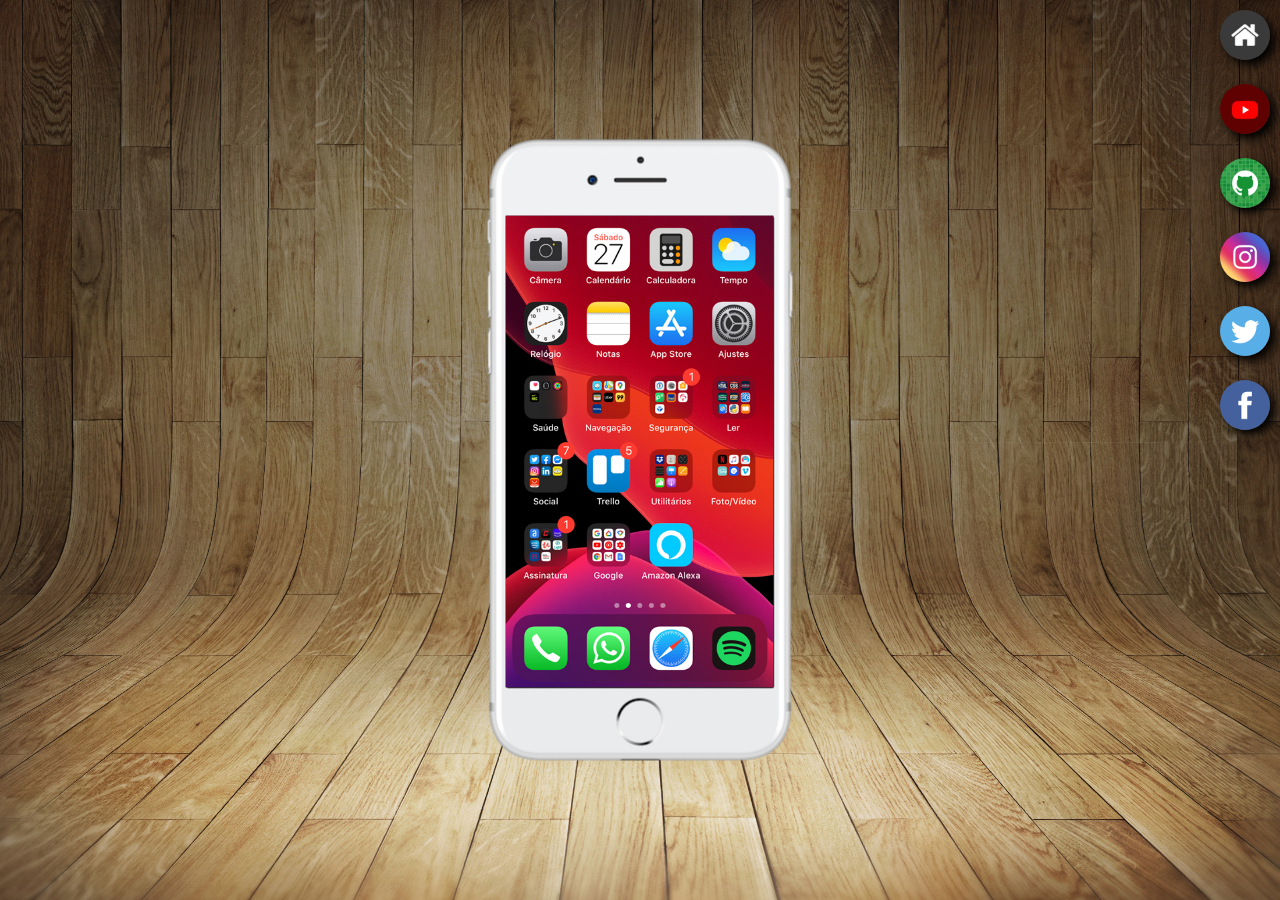
<file: index.html>
<!DOCTYPE html>
<html lang="pt-br">
<head>
    <meta charset="UTF-8">
    <meta name="viewport" content="width=device-width, initial-scale=1.0">
    <title>Projeto Redes Sociais</title>
    <link rel="shortcut icon" href="favicon.ico" type="image/x-icon">
    <link rel="stylesheet" href="estilos/style.css">
</head>
<body>
    <main>
        <section id="telefone">
            <iframe src="home.html" name="tela" id="tela" frameborder="0">
                Seu navegador Não e compativel com "Iframe".
            </iframe>
        </section>
        <section id="redes-sociais">
            <a href="home.html" target="tela"><img src="imagens/logo-home.jpg" alt="Home"></a><br>
            <a href="youtube.html" target="tela"><img src="imagens/logo-youtube.jpg" alt="Youtube"></a><br>
            <a href="github.html" target="tela"><img src="imagens/logo-github.jpg" alt="Github"></a><br>
            <a href="instagram.html" target="tela"><img src="imagens/logo-instagram.jpg" alt=""></a><br>
            <a href="twitter.html" target="tela"><img src="imagens/logo-twitter.jpg" alt=""></a><br>
            <a href="facebook.html" target="tela"><img src="imagens/logo-facebook.jpg" alt=""></a><br>
        </section>
    </main>
</body>
</html>
</file>
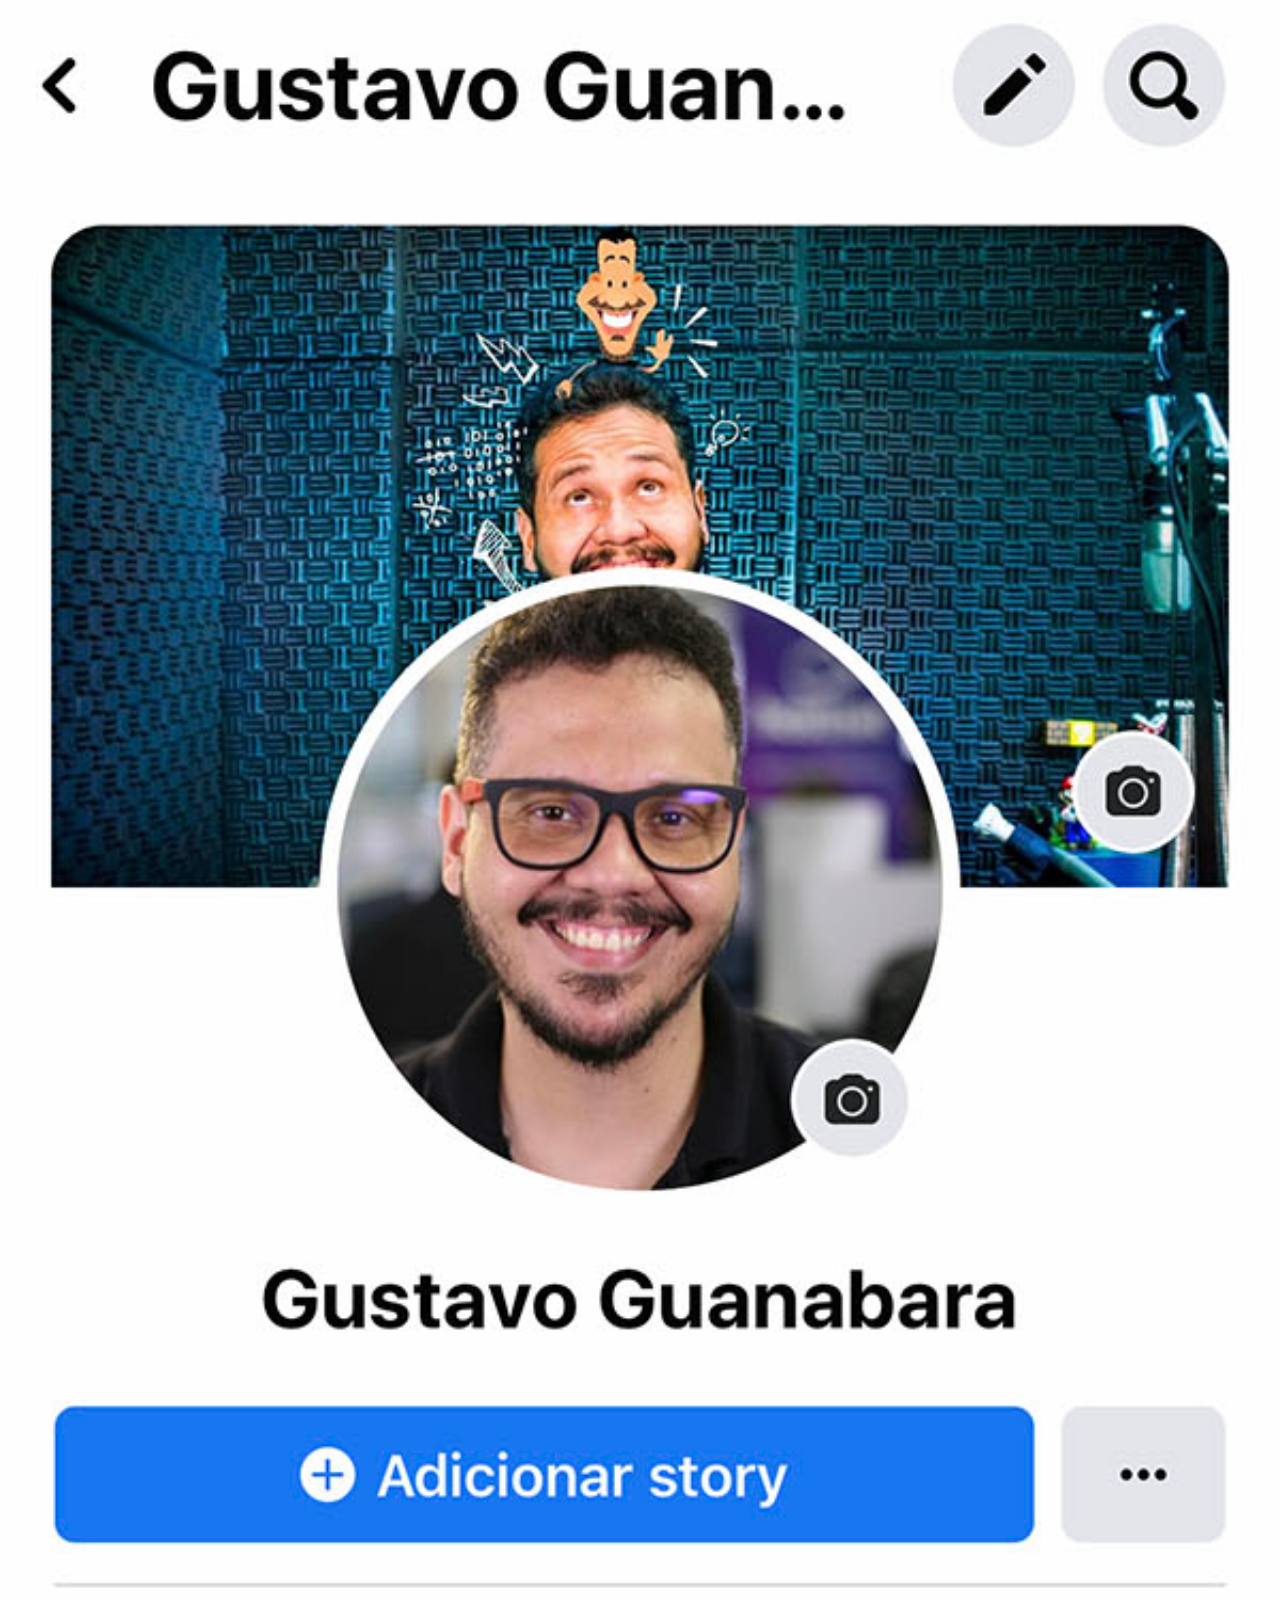
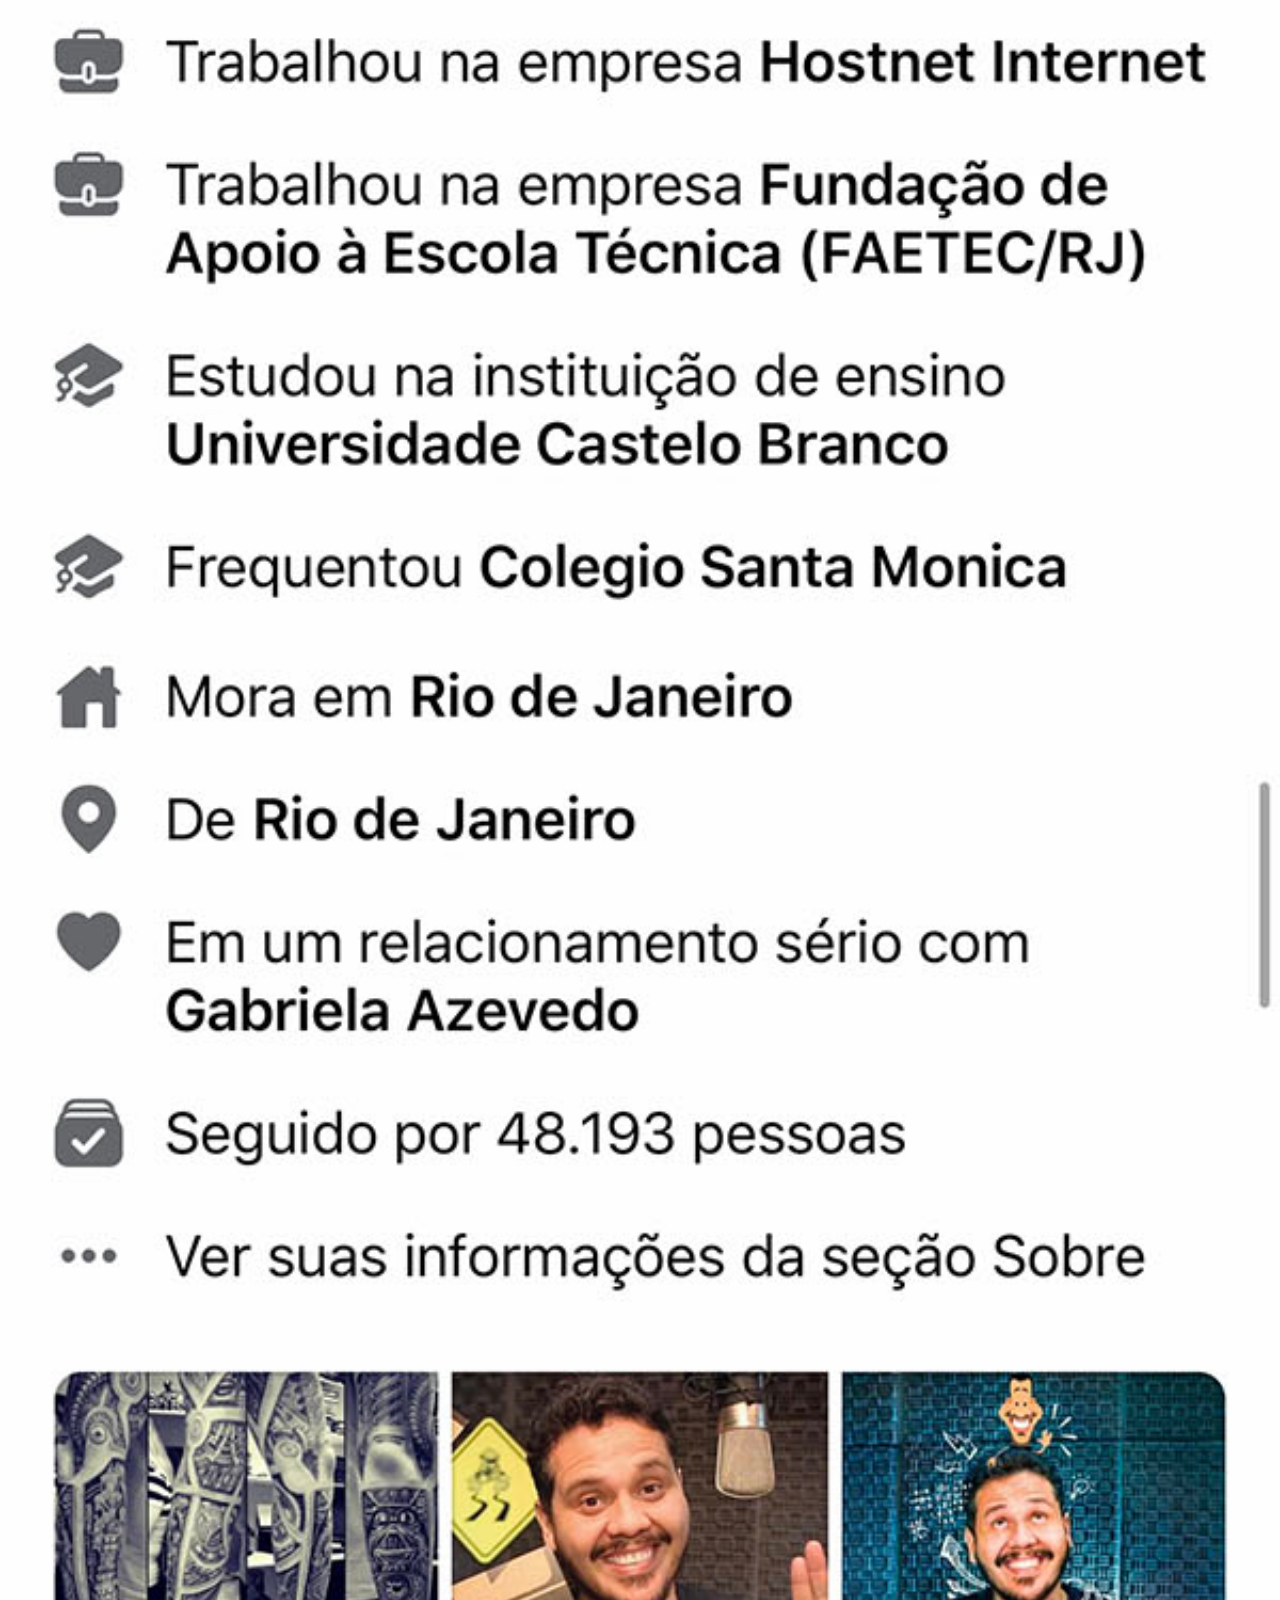
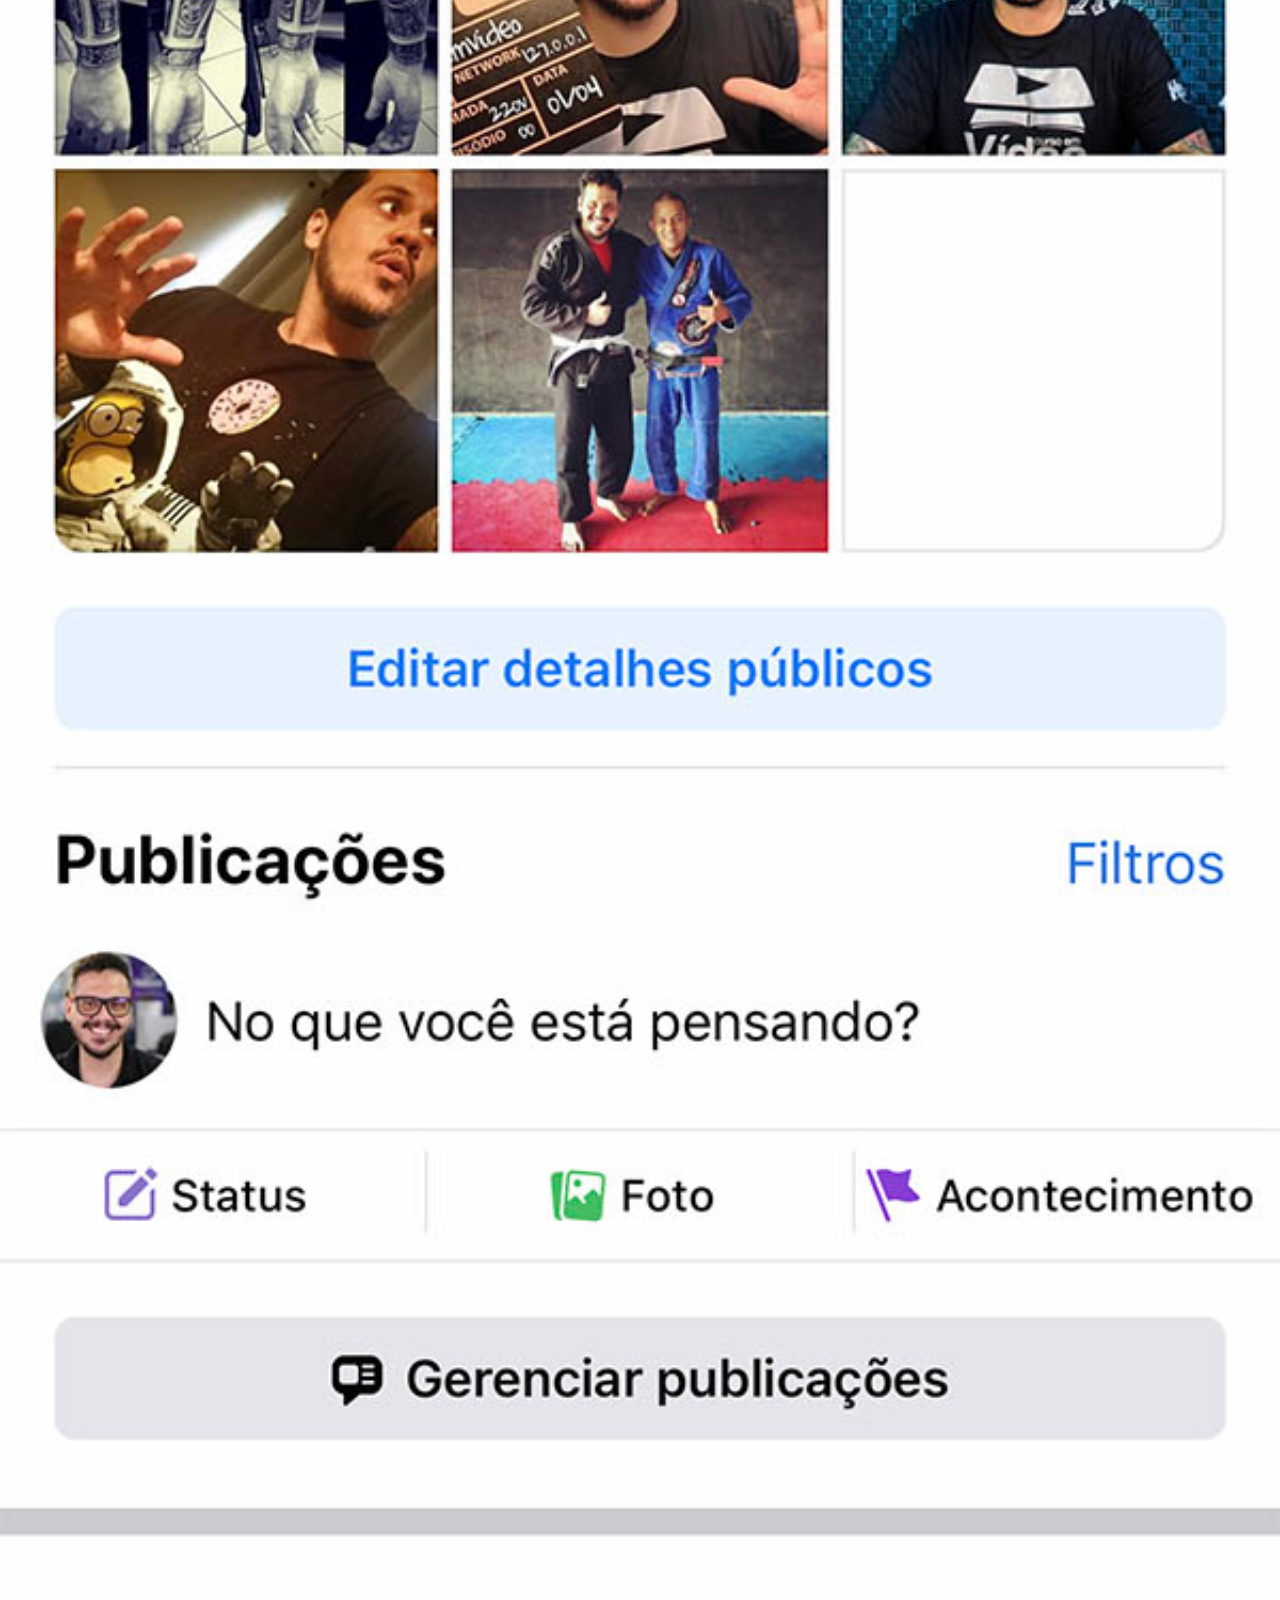
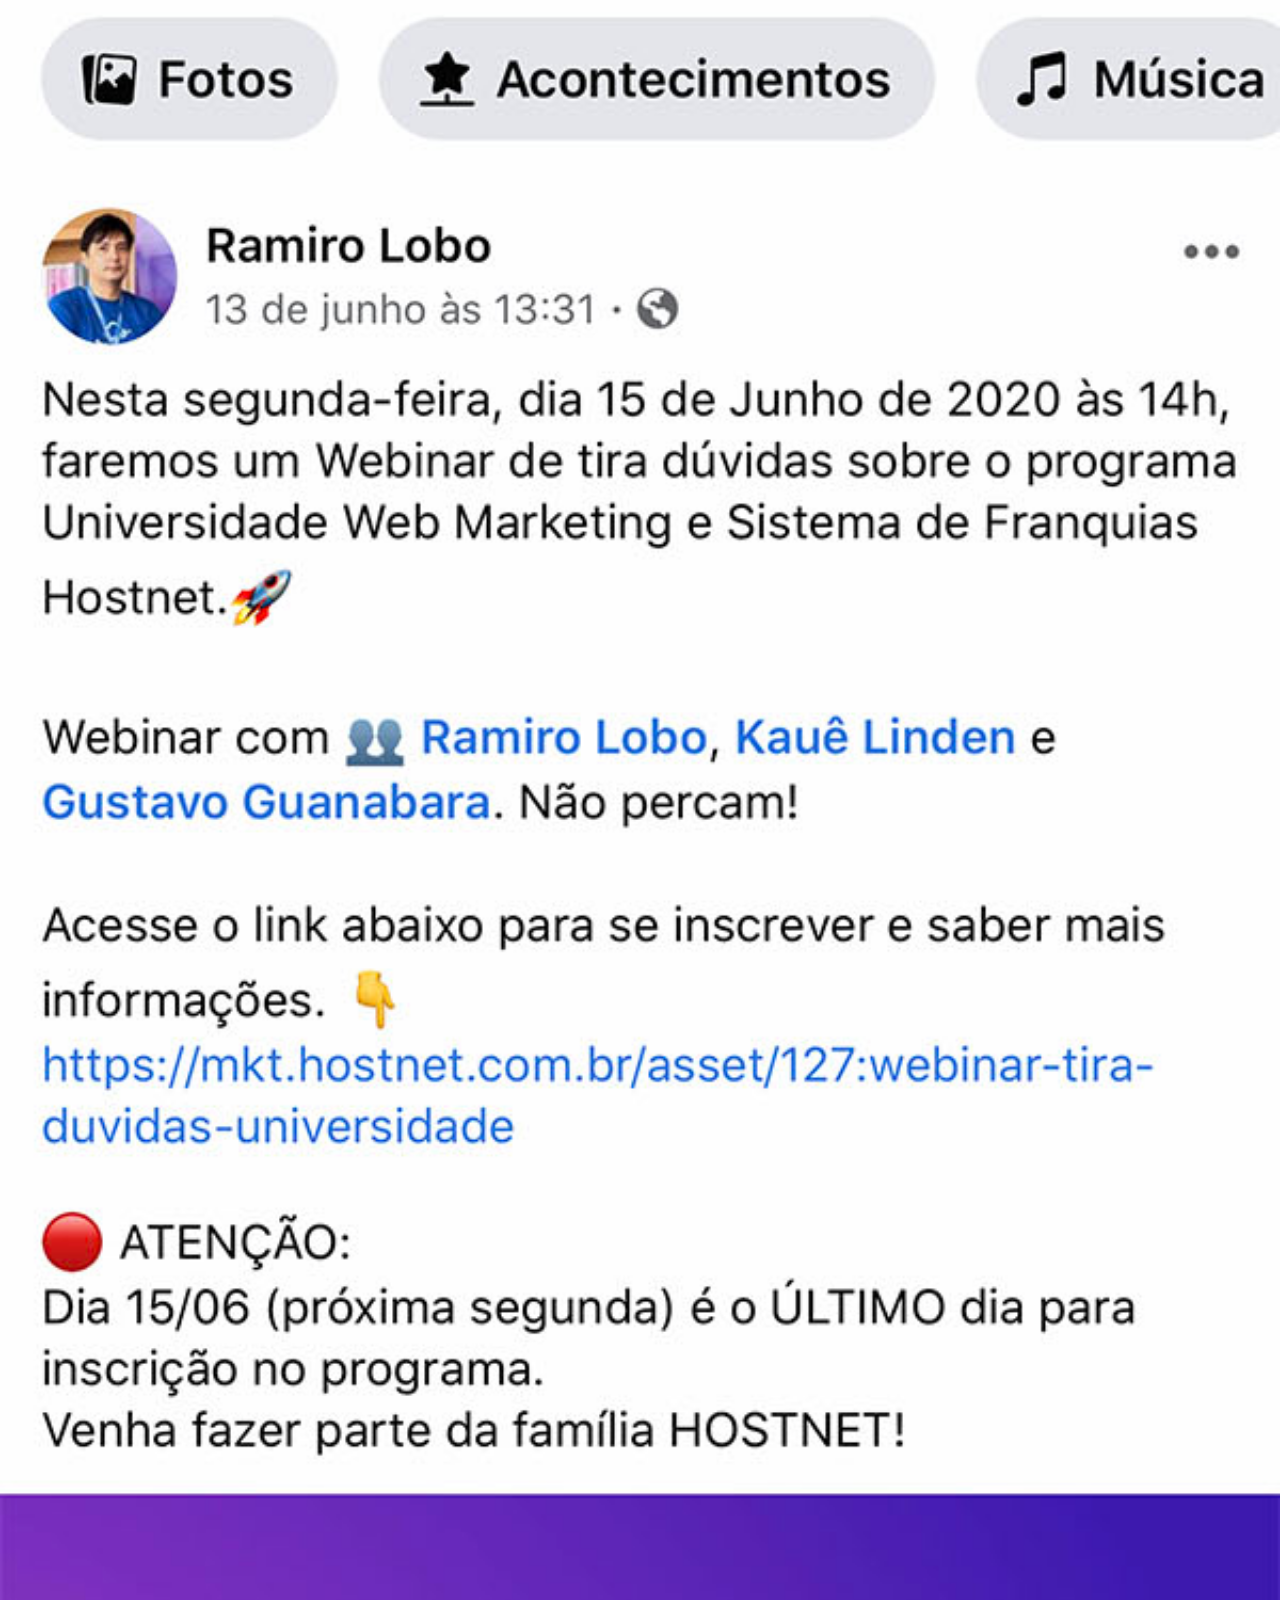
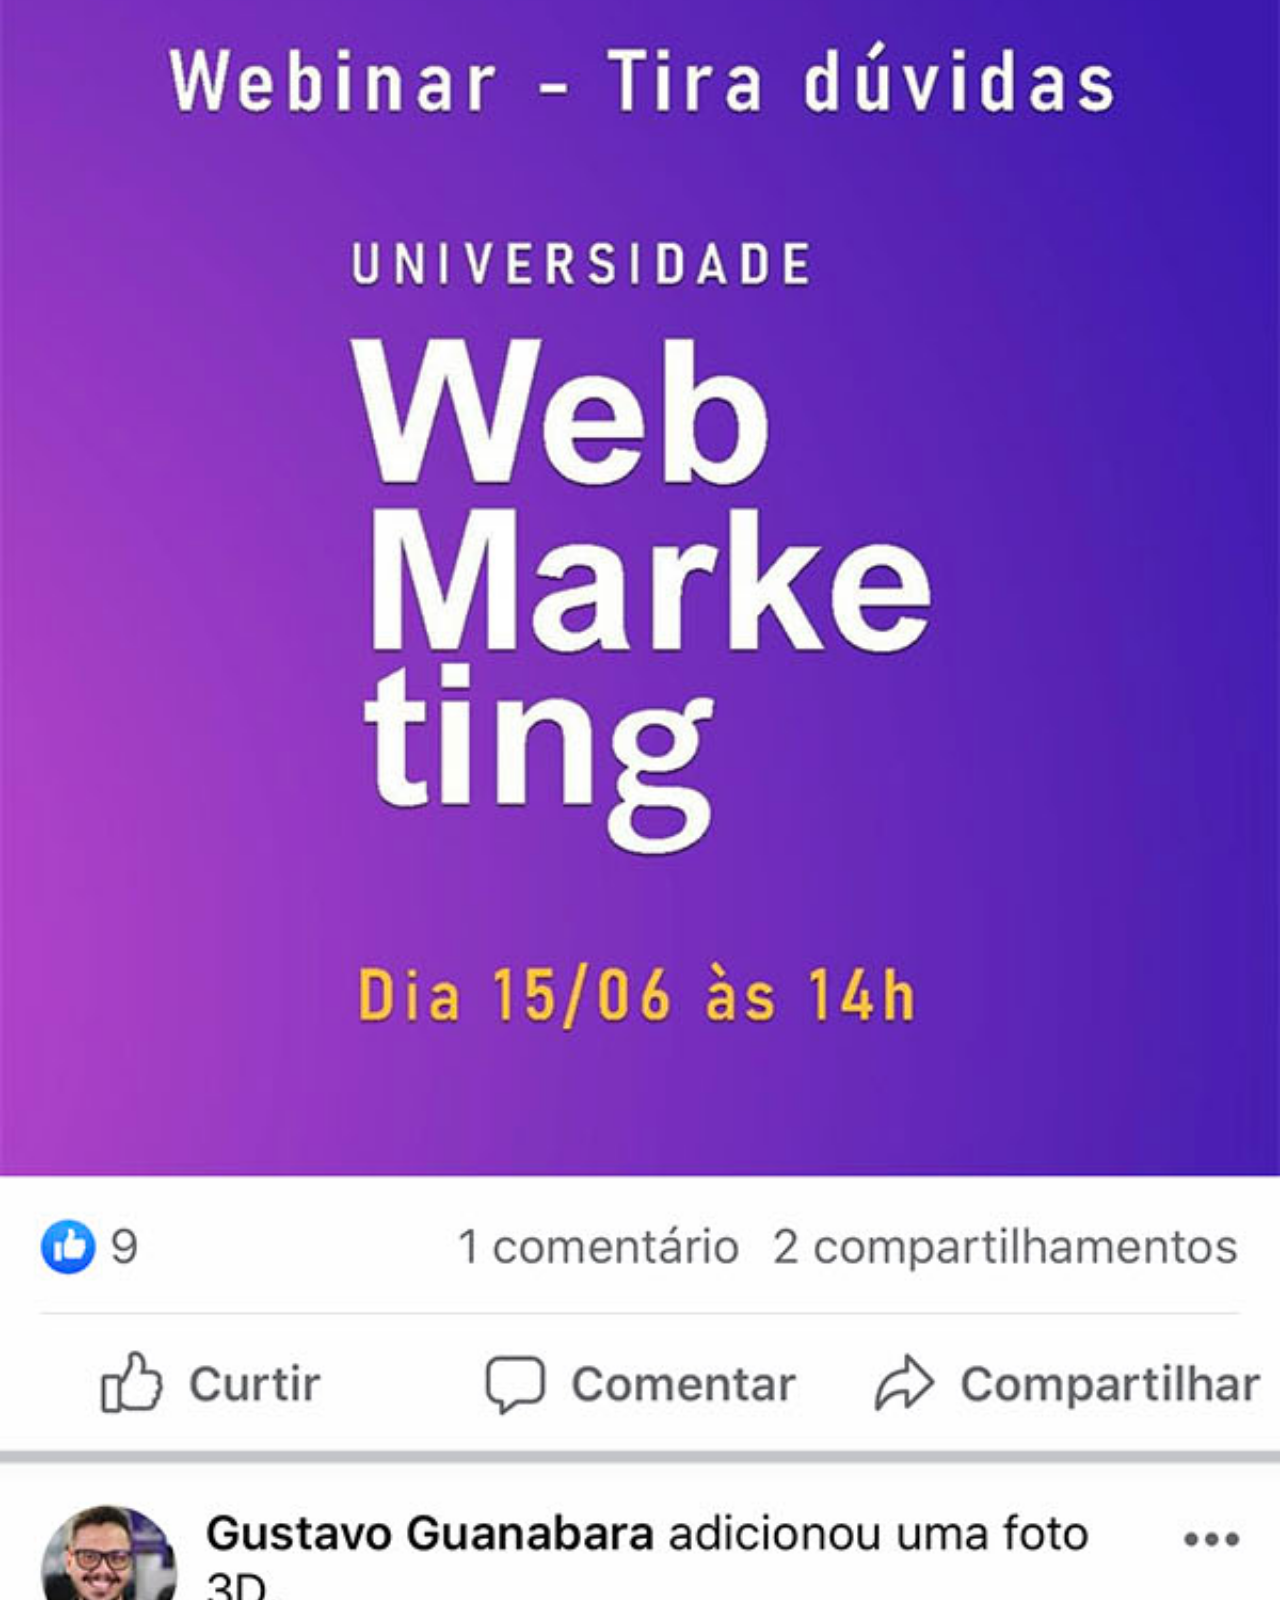
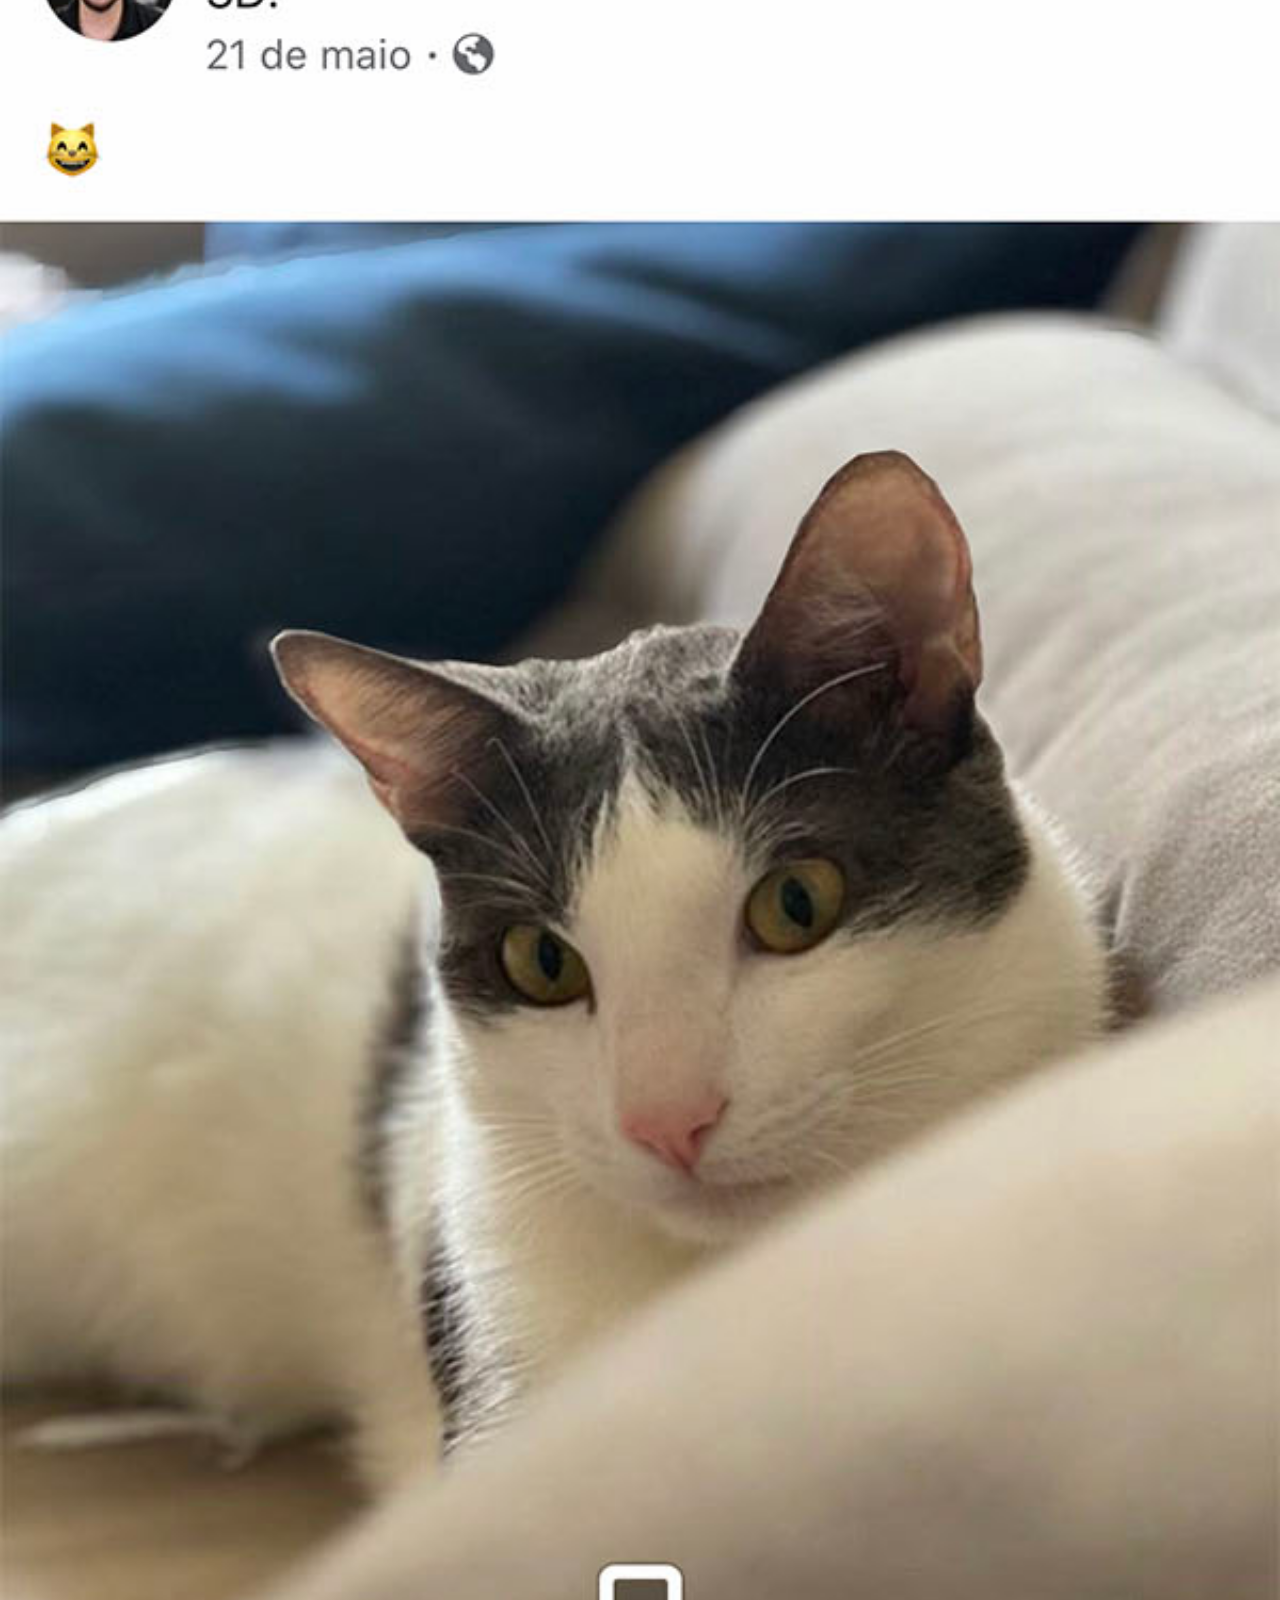
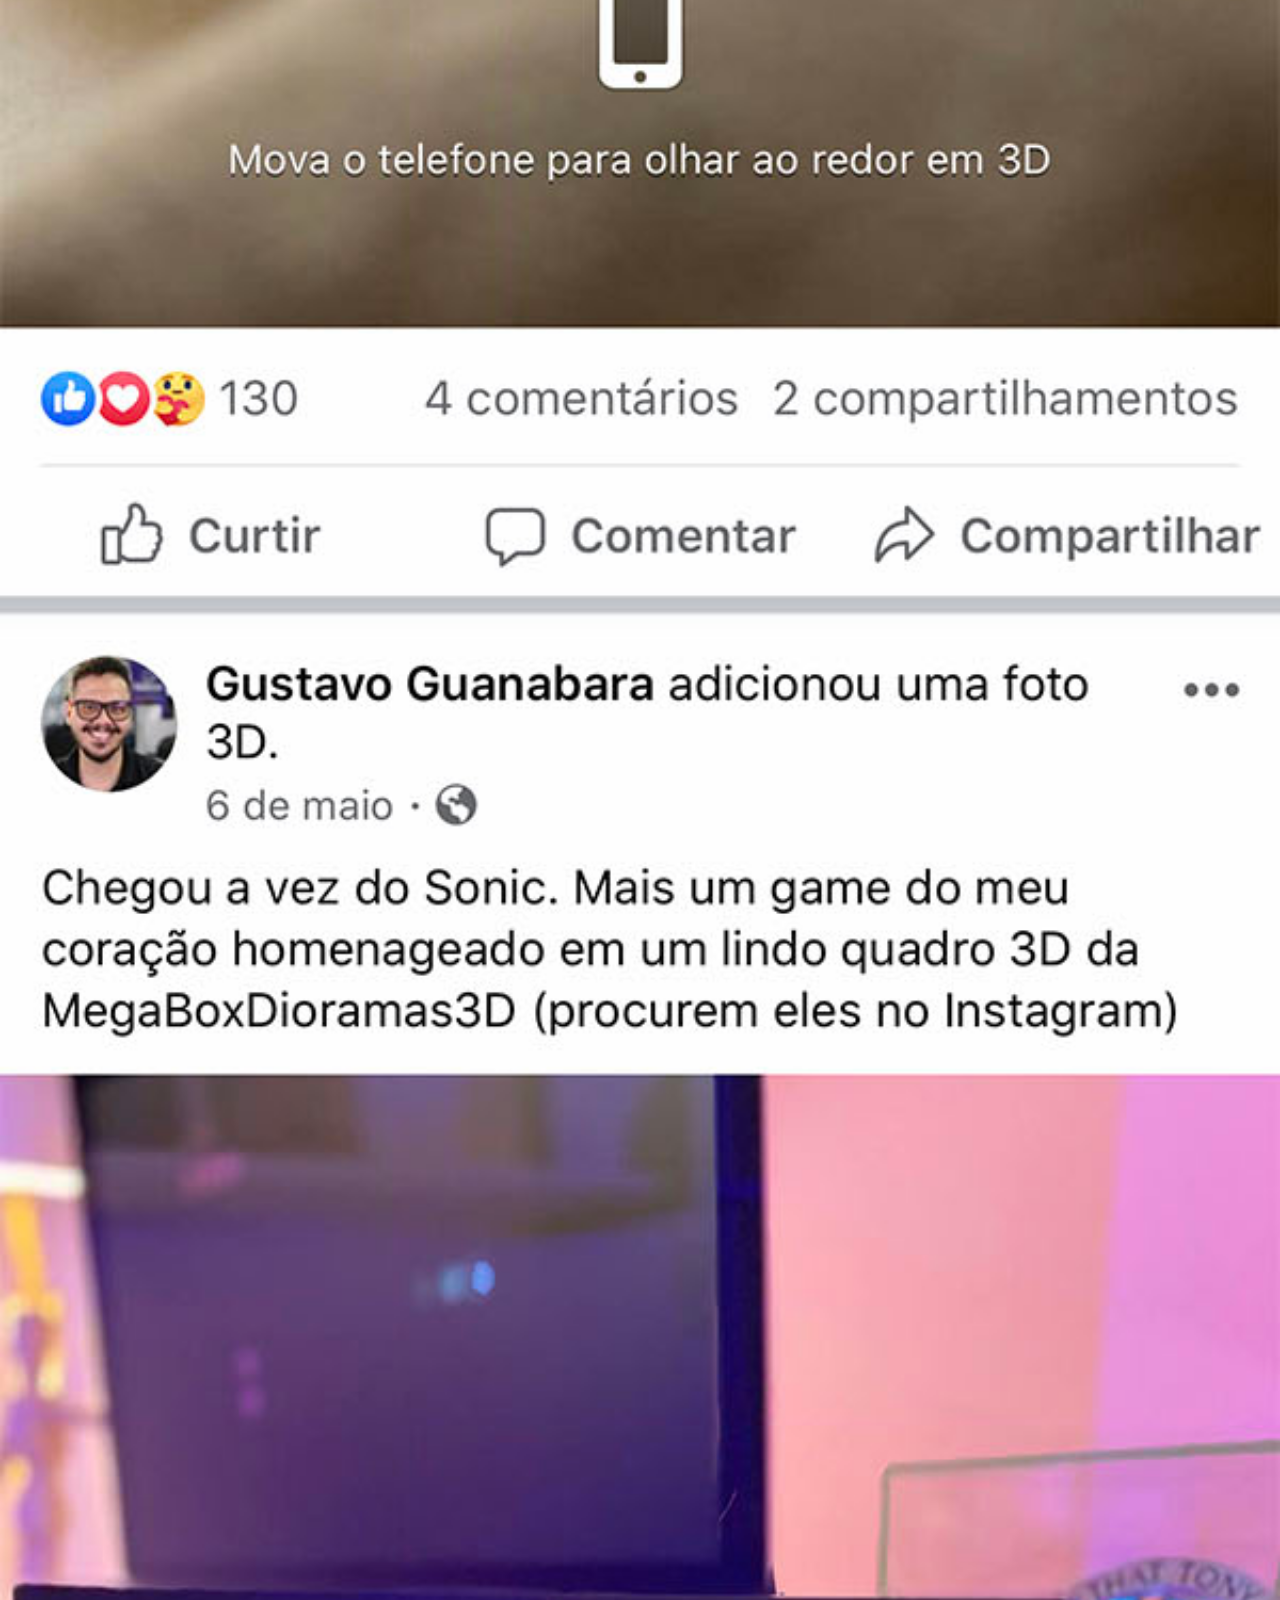
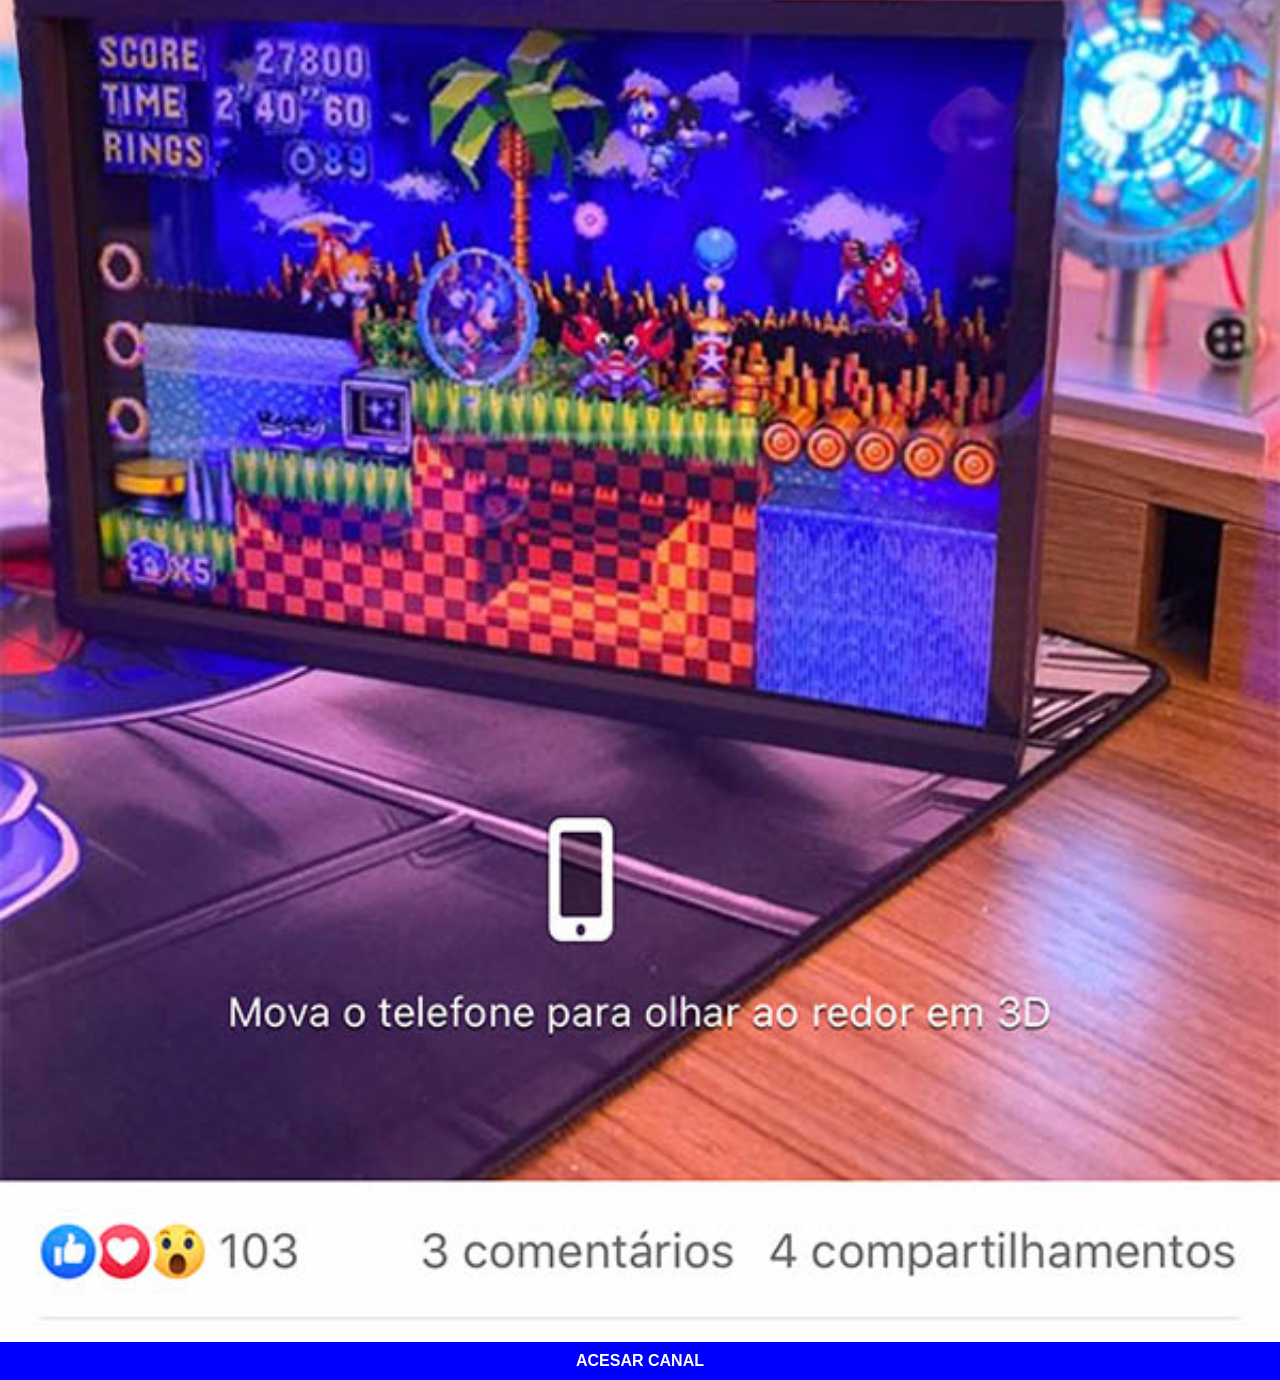
<file: facebook.html>
<!DOCTYPE html>
<html lang="pt-br">
<head>
    <meta charset="UTF-8">
    <meta name="viewport" content="width=device-width, initial-scale=1.0">
    <title>facebook</title>
    <link rel="stylesheet" href="estilos/social.css">
</head>
<body>
    <img src="imagens/tela-facebook.jpg" alt="">
    <div>
        <a href="https://www.facebook.com/gustavoguanabara/?locale=pt_BR" target="_blank">ACESAR CANAL</a>
    </div>
</body>
</html>
</file>
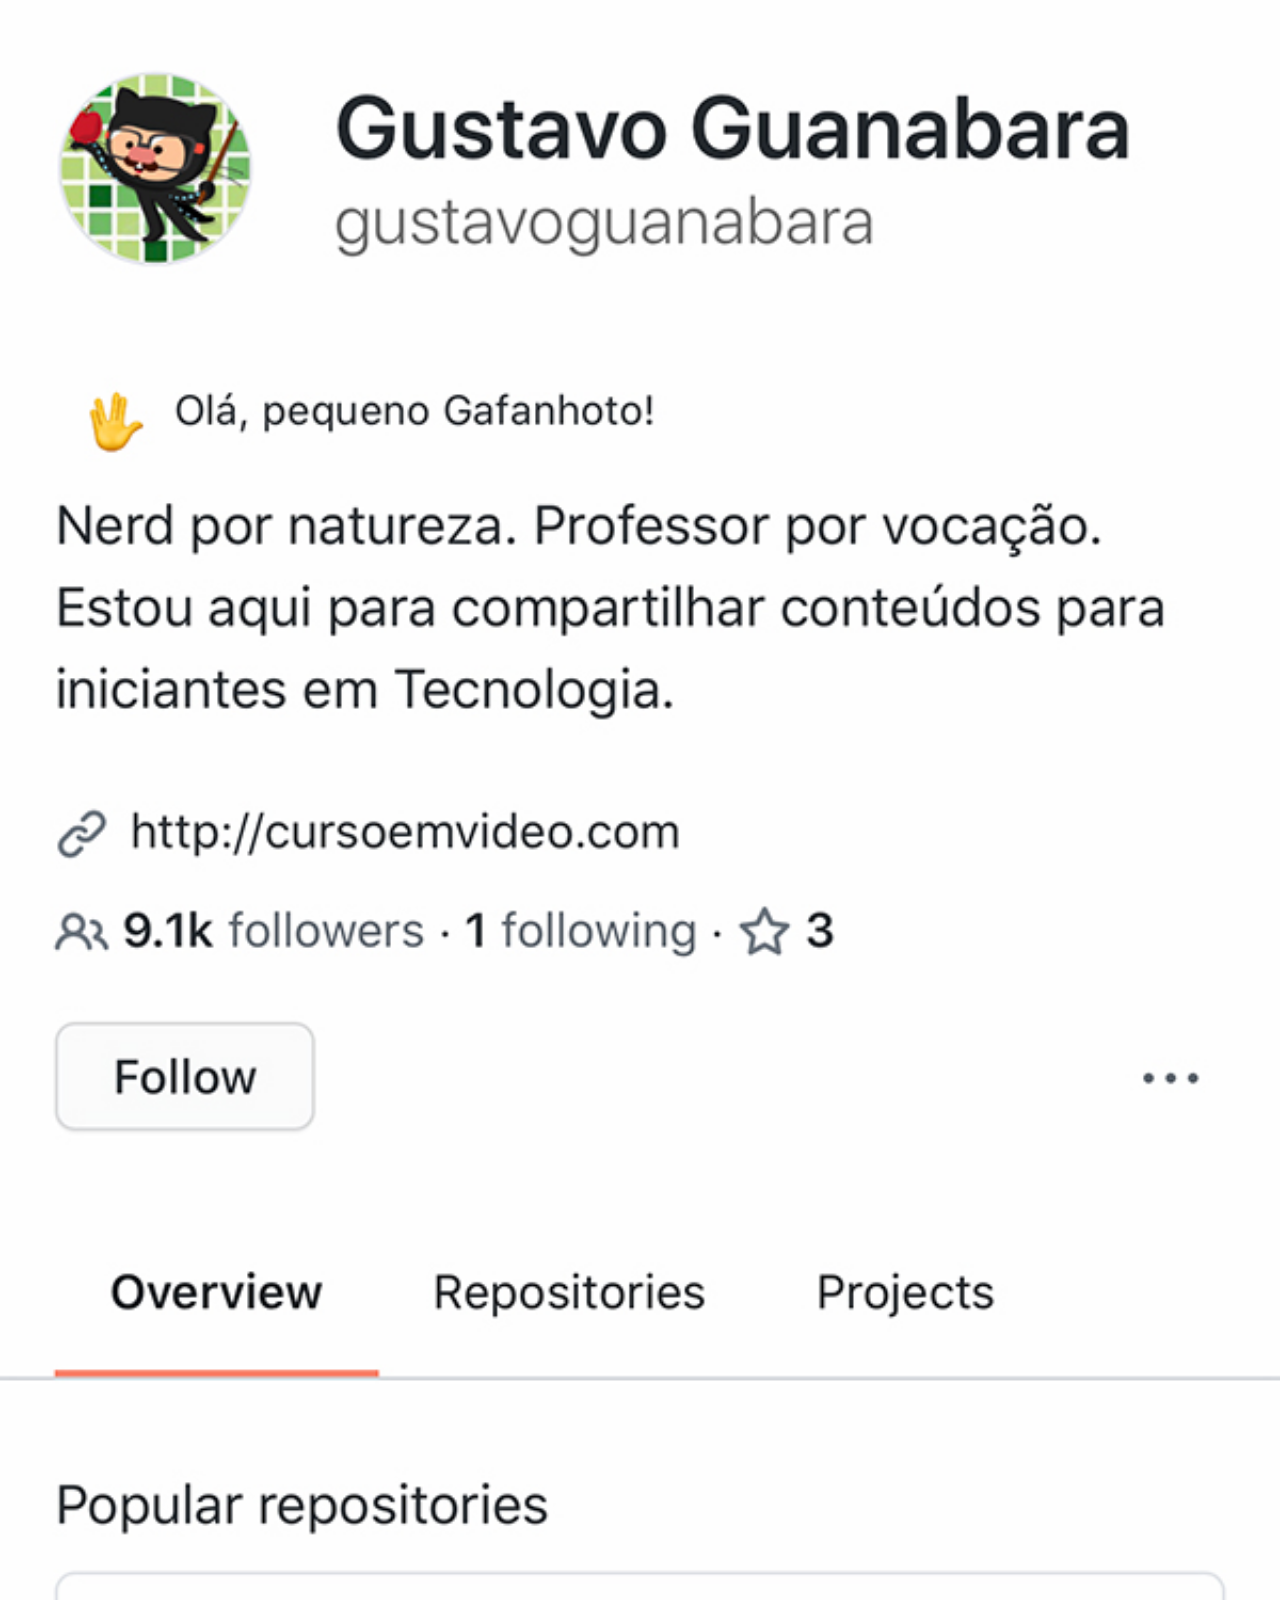
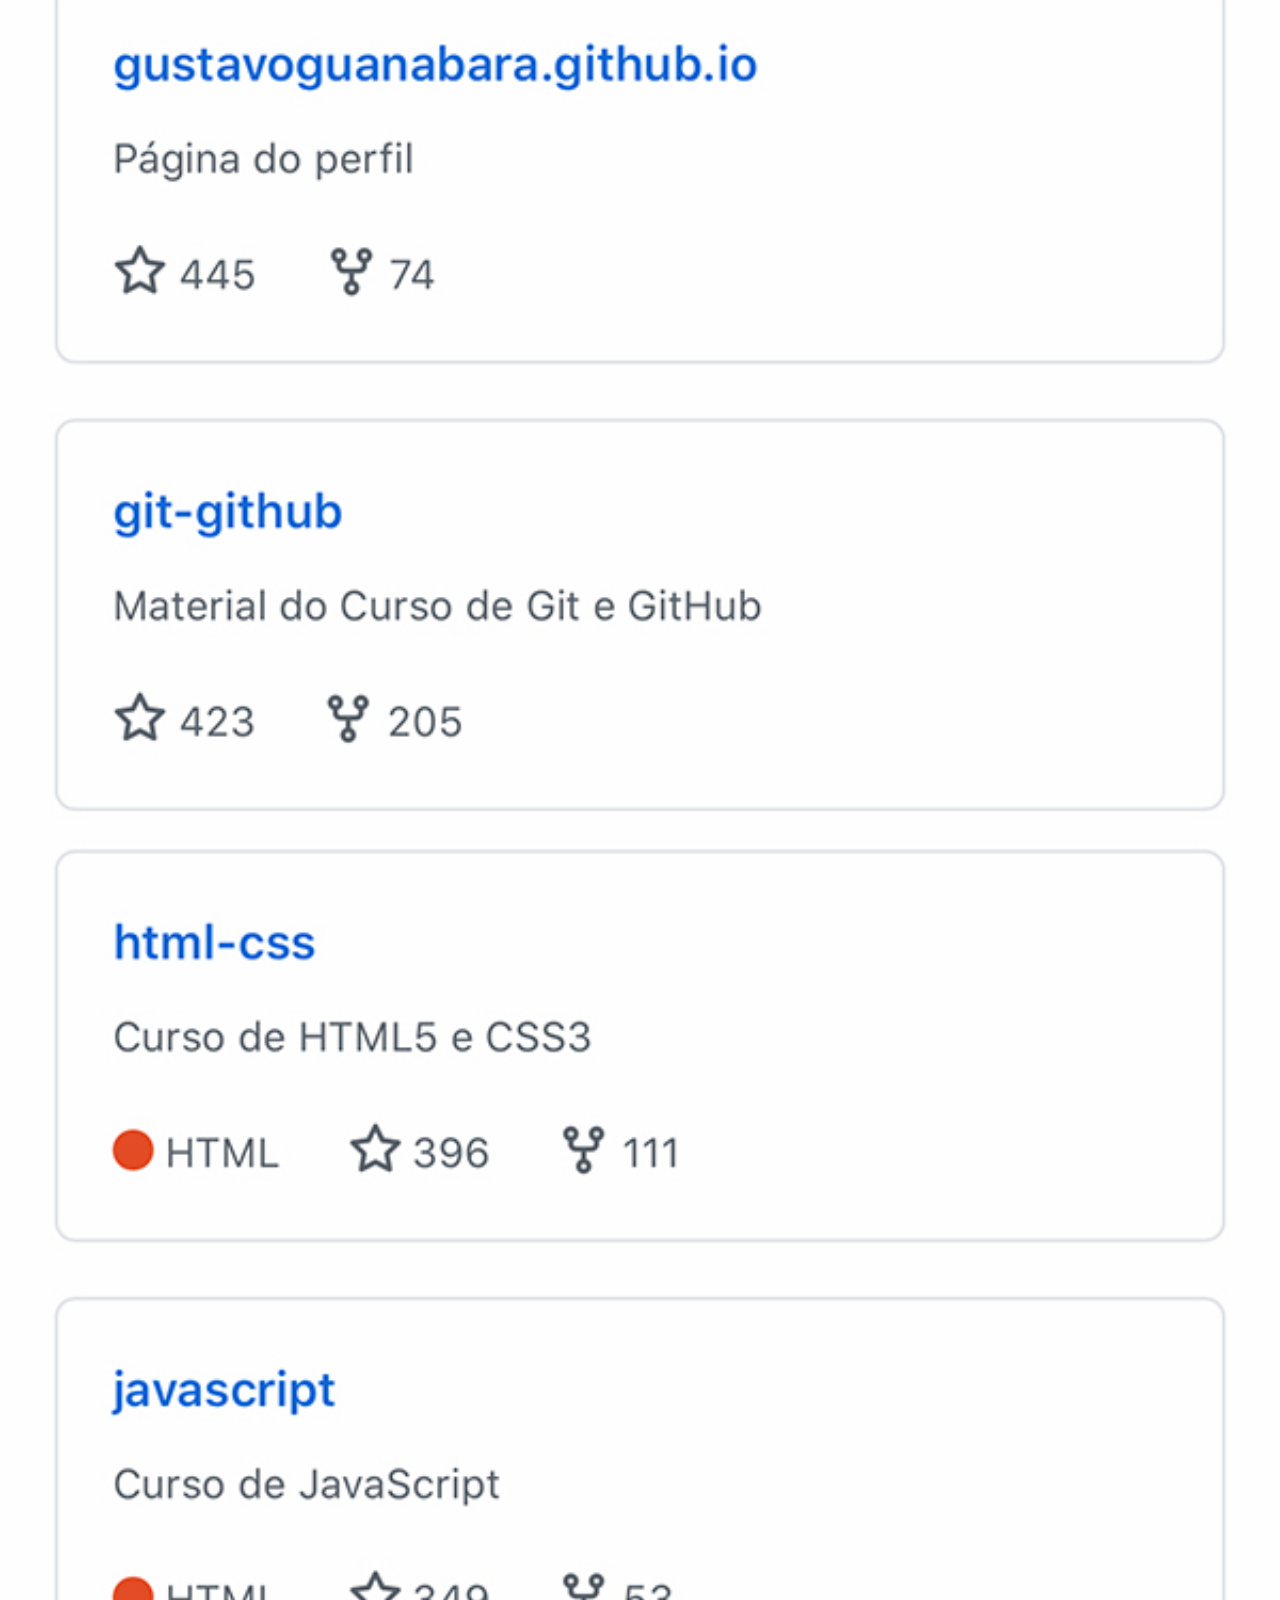
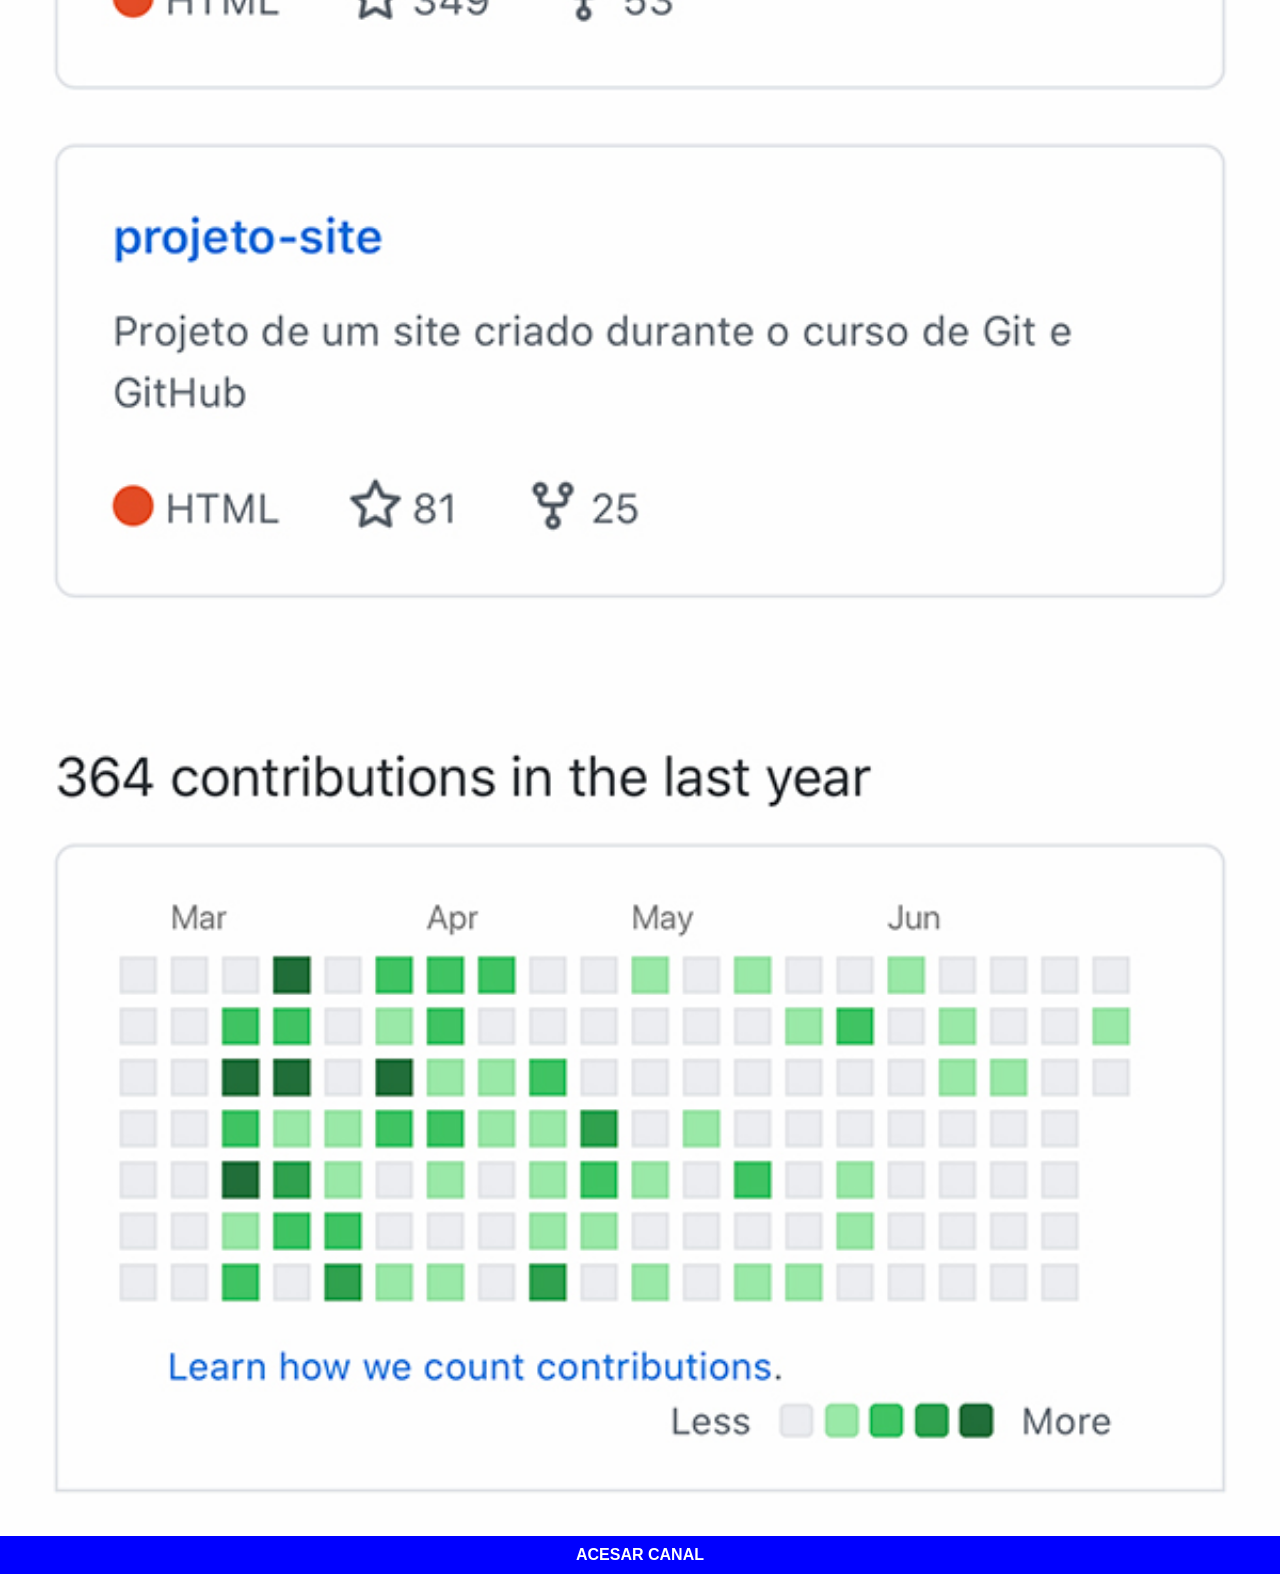
<file: github.html>
<!DOCTYPE html>
<html lang="pt-br">
<head>
    <meta charset="UTF-8">
    <meta name="viewport" content="width=device-width, initial-scale=1.0">
    <title>Github</title>
    <link rel="stylesheet" href="estilos/social.css">
</head>
<body>
    <img src="imagens/tela-github.jpg" alt="">
    <div>
        <a href="" target="_blank">ACESAR CANAL</a>
    </div>
</body>
</html>
</file>
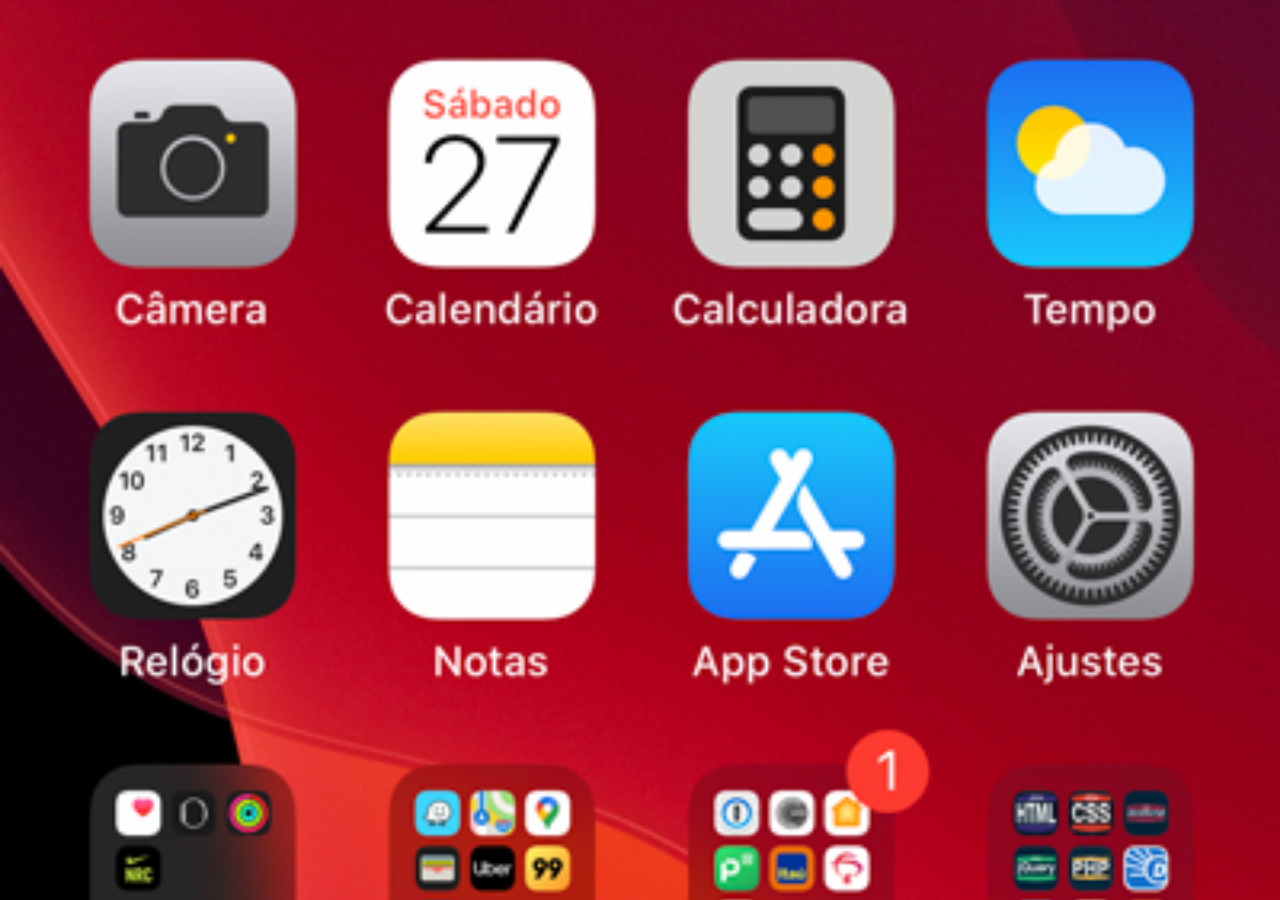
<file: home.html>
<!DOCTYPE html>
<html lang="pt-br">
<head>
    <meta charset="UTF-8">
    <meta name="viewport" content="width=device-width, initial-scale=1.0">
    <title>Home</title>
</head>
<style>
    * {
        margin: 0;
        padding: 0;
    }

    body {
        width: 100vw;
        height: 100vh;
        background: black url('../imagens/tela-home.jpg') no-repeat top center;
        background-size: cover;
    }
</style>
<body>
    
</body>
</html>
</file>
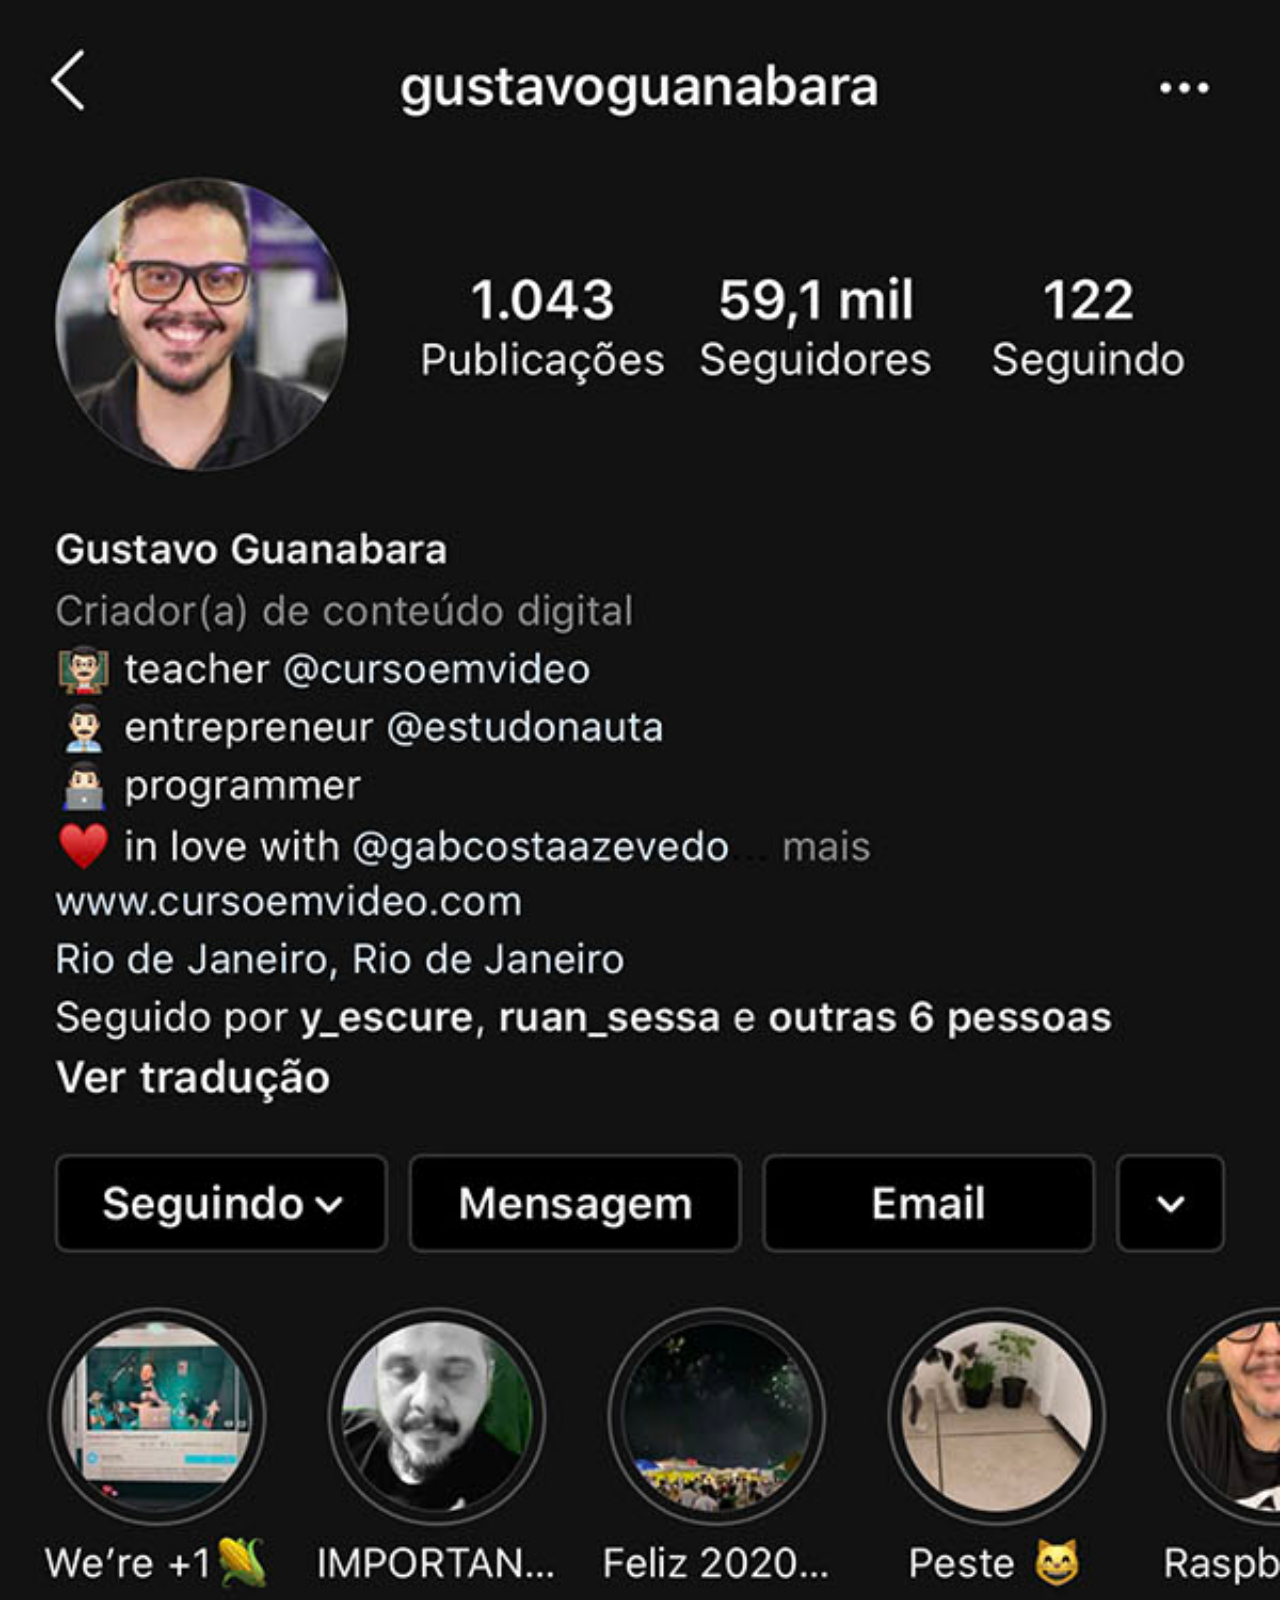
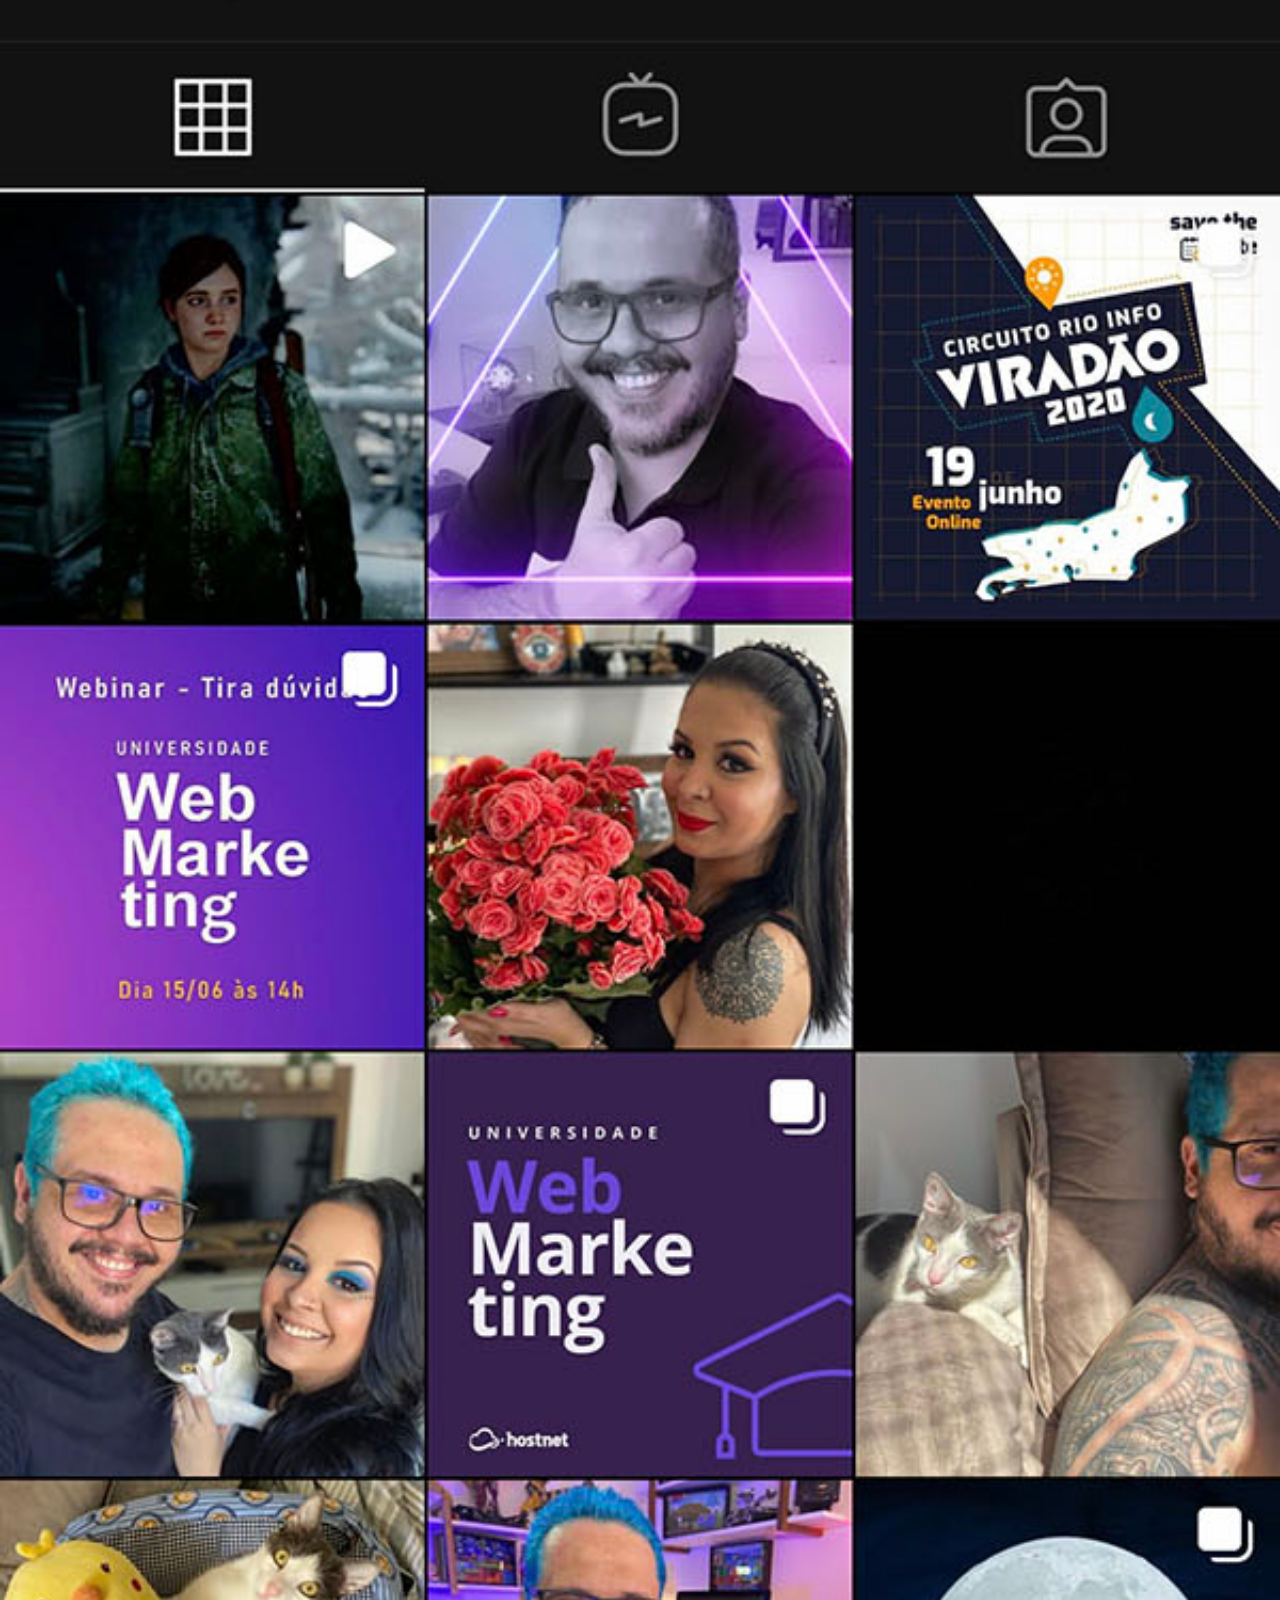
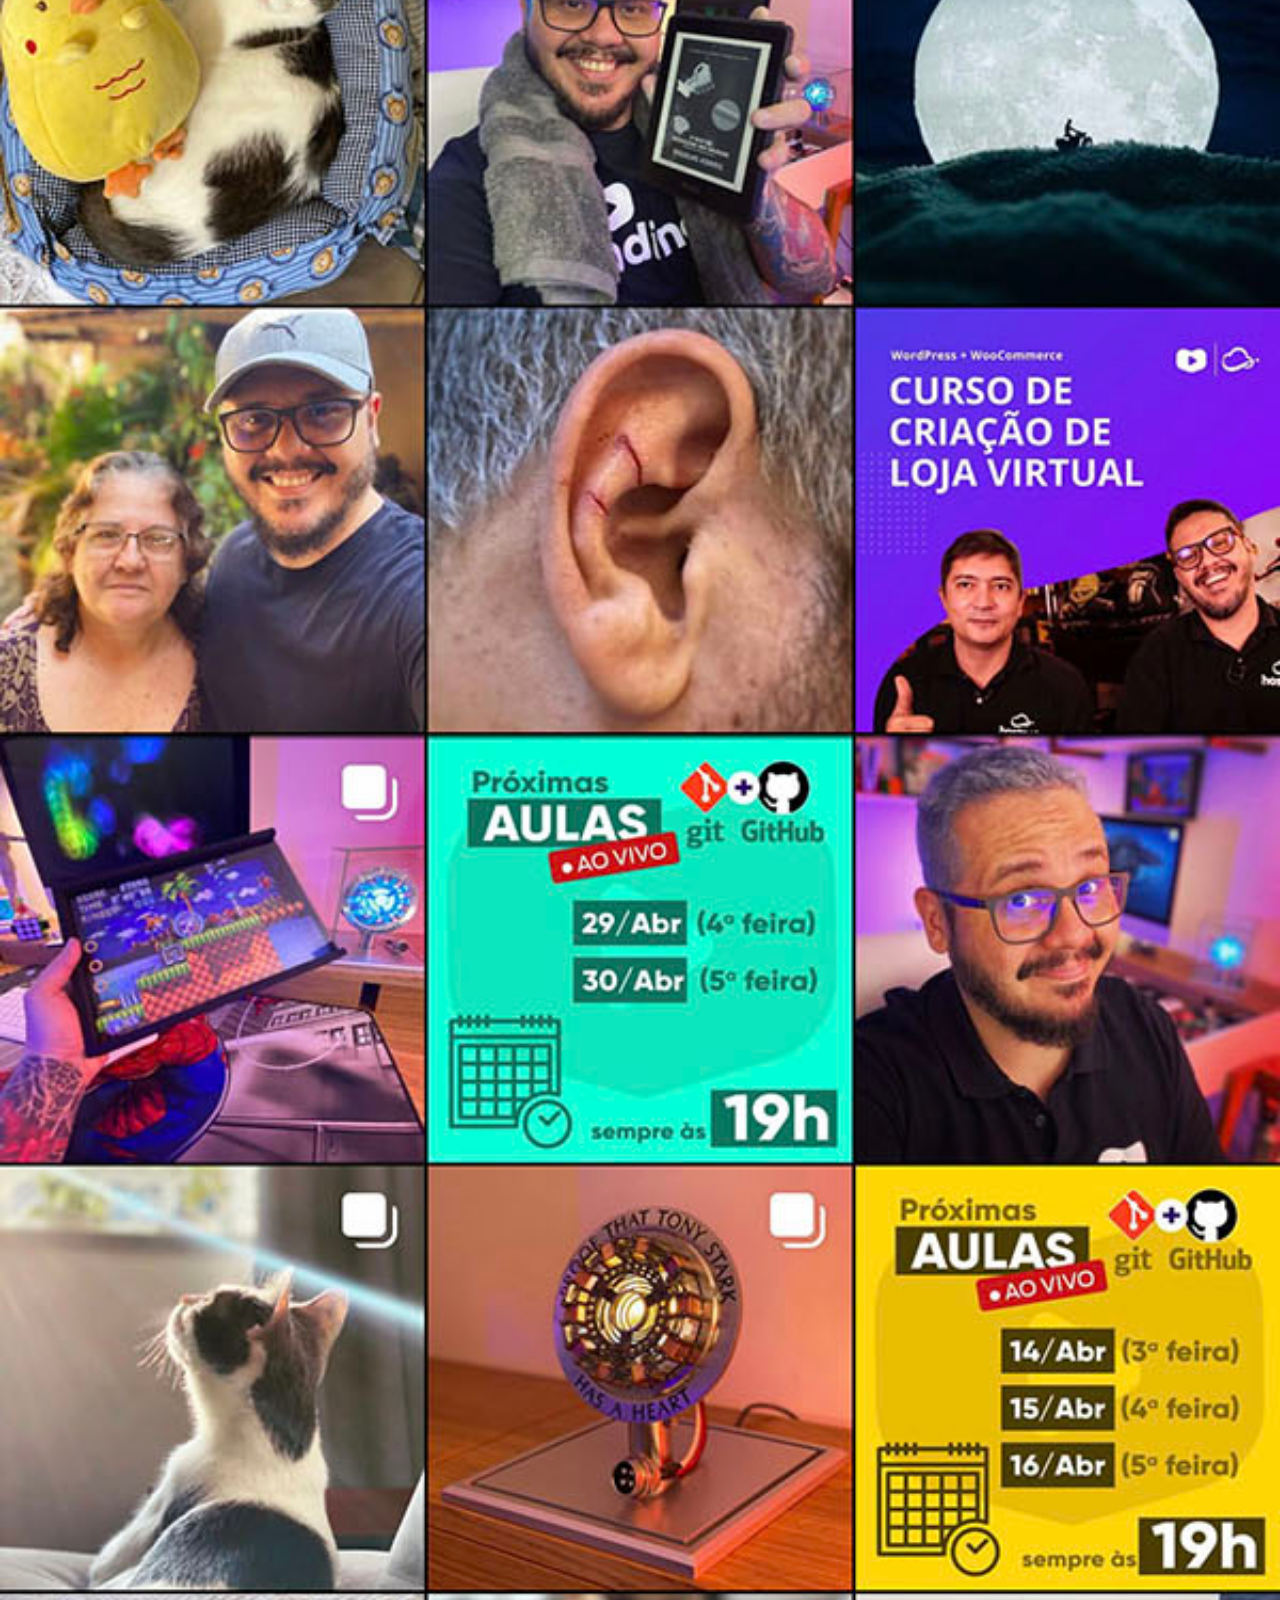
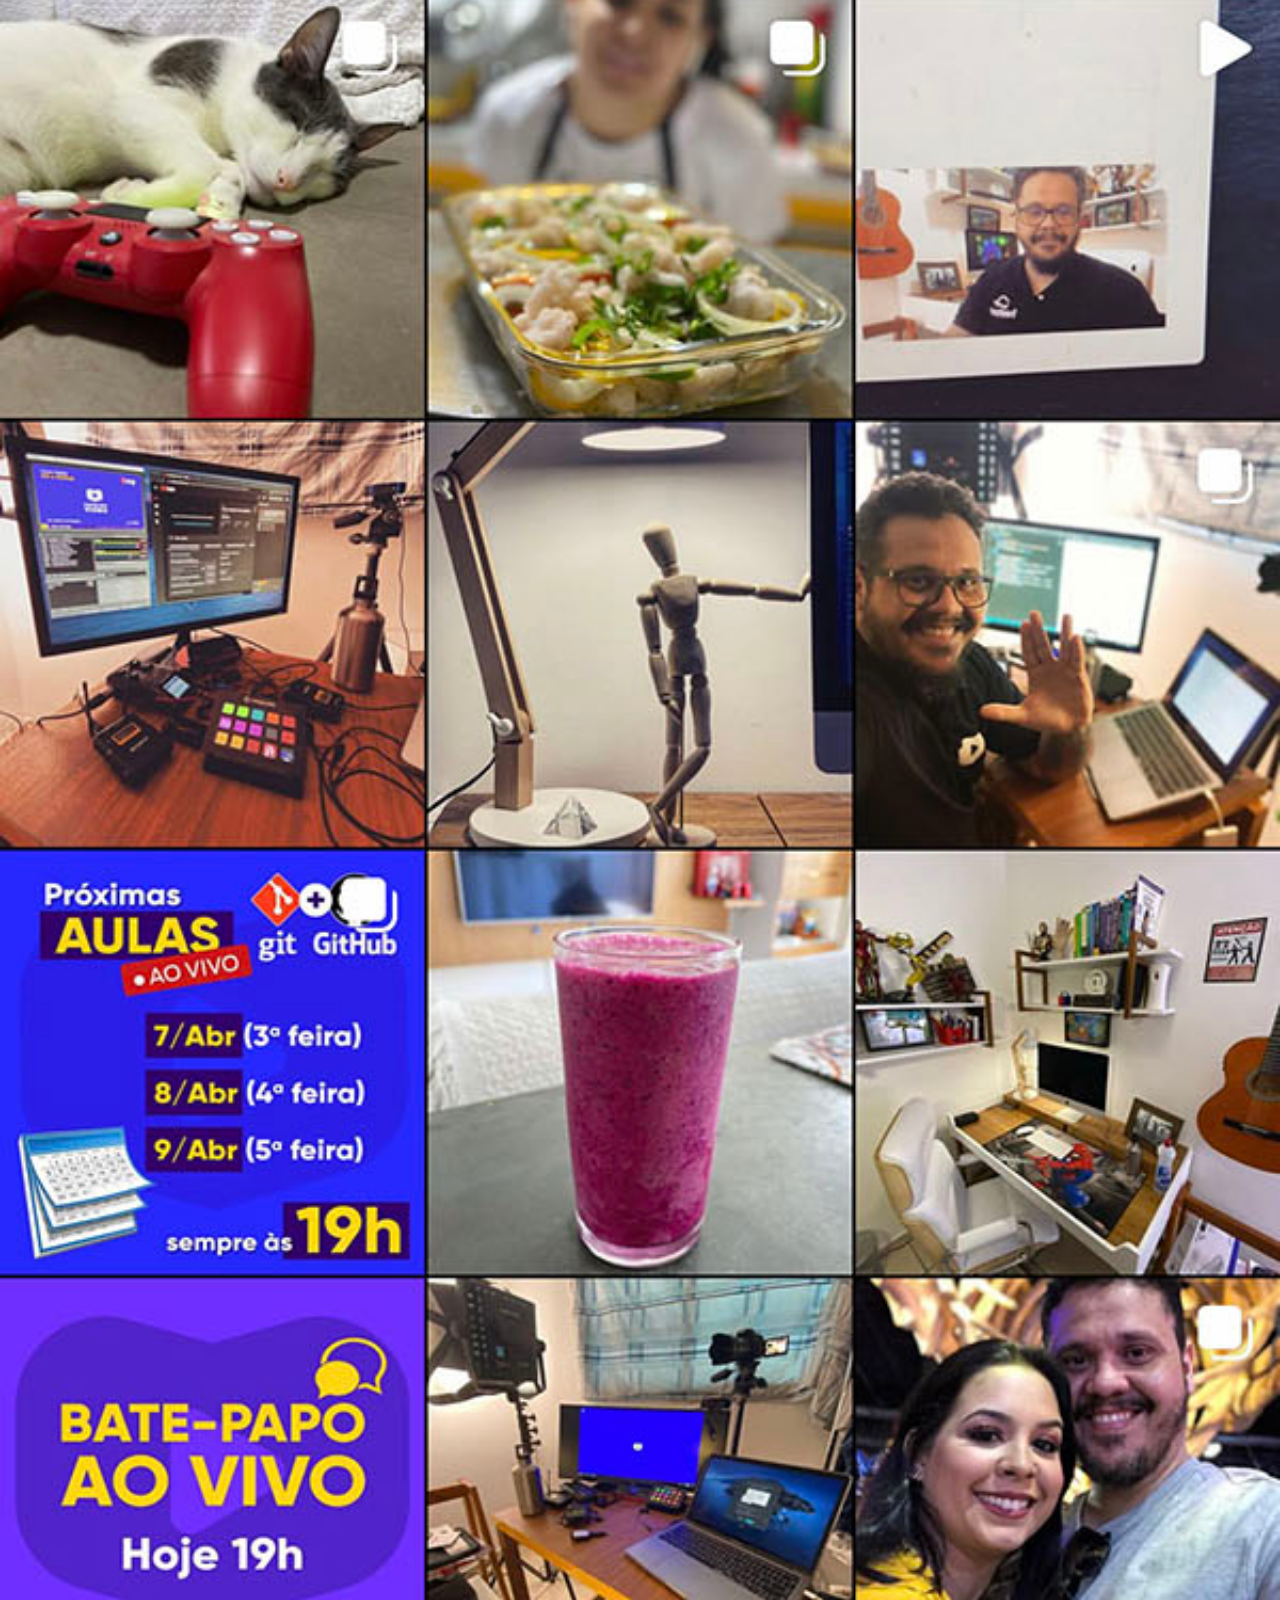
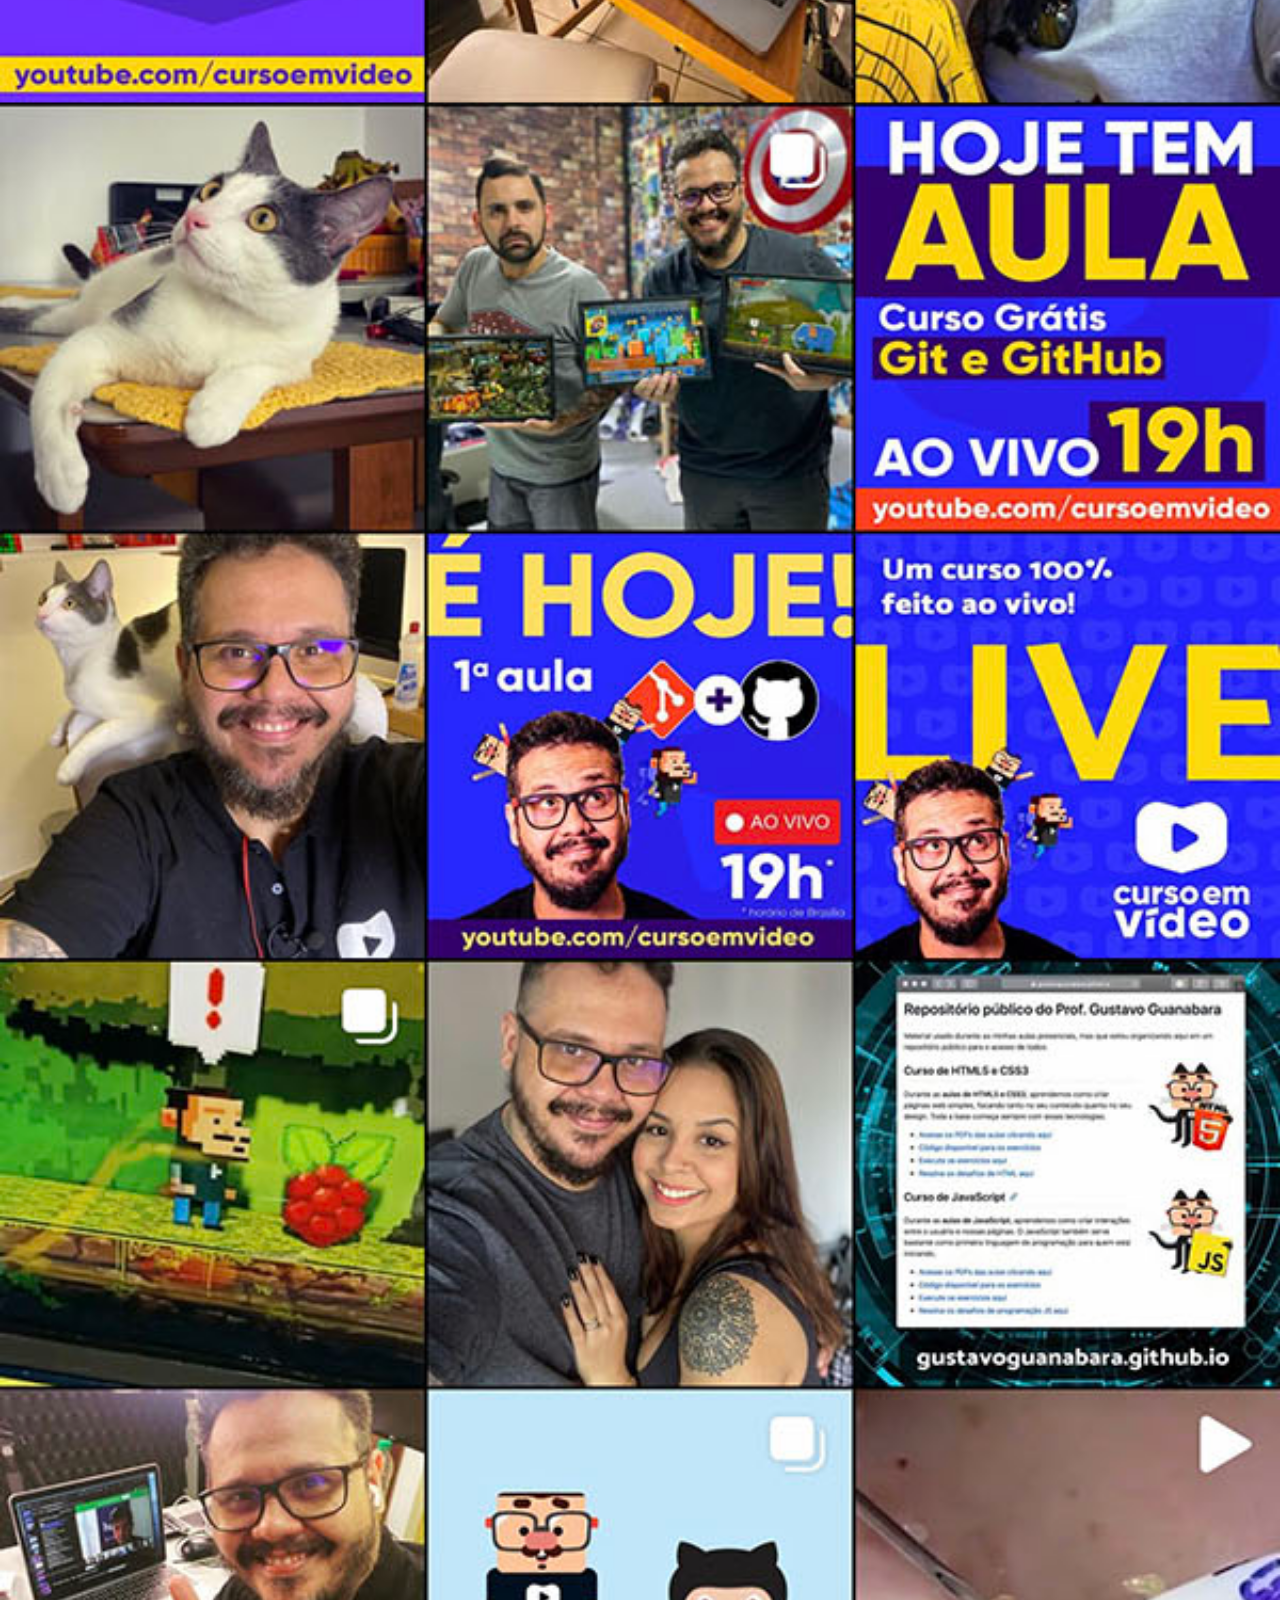
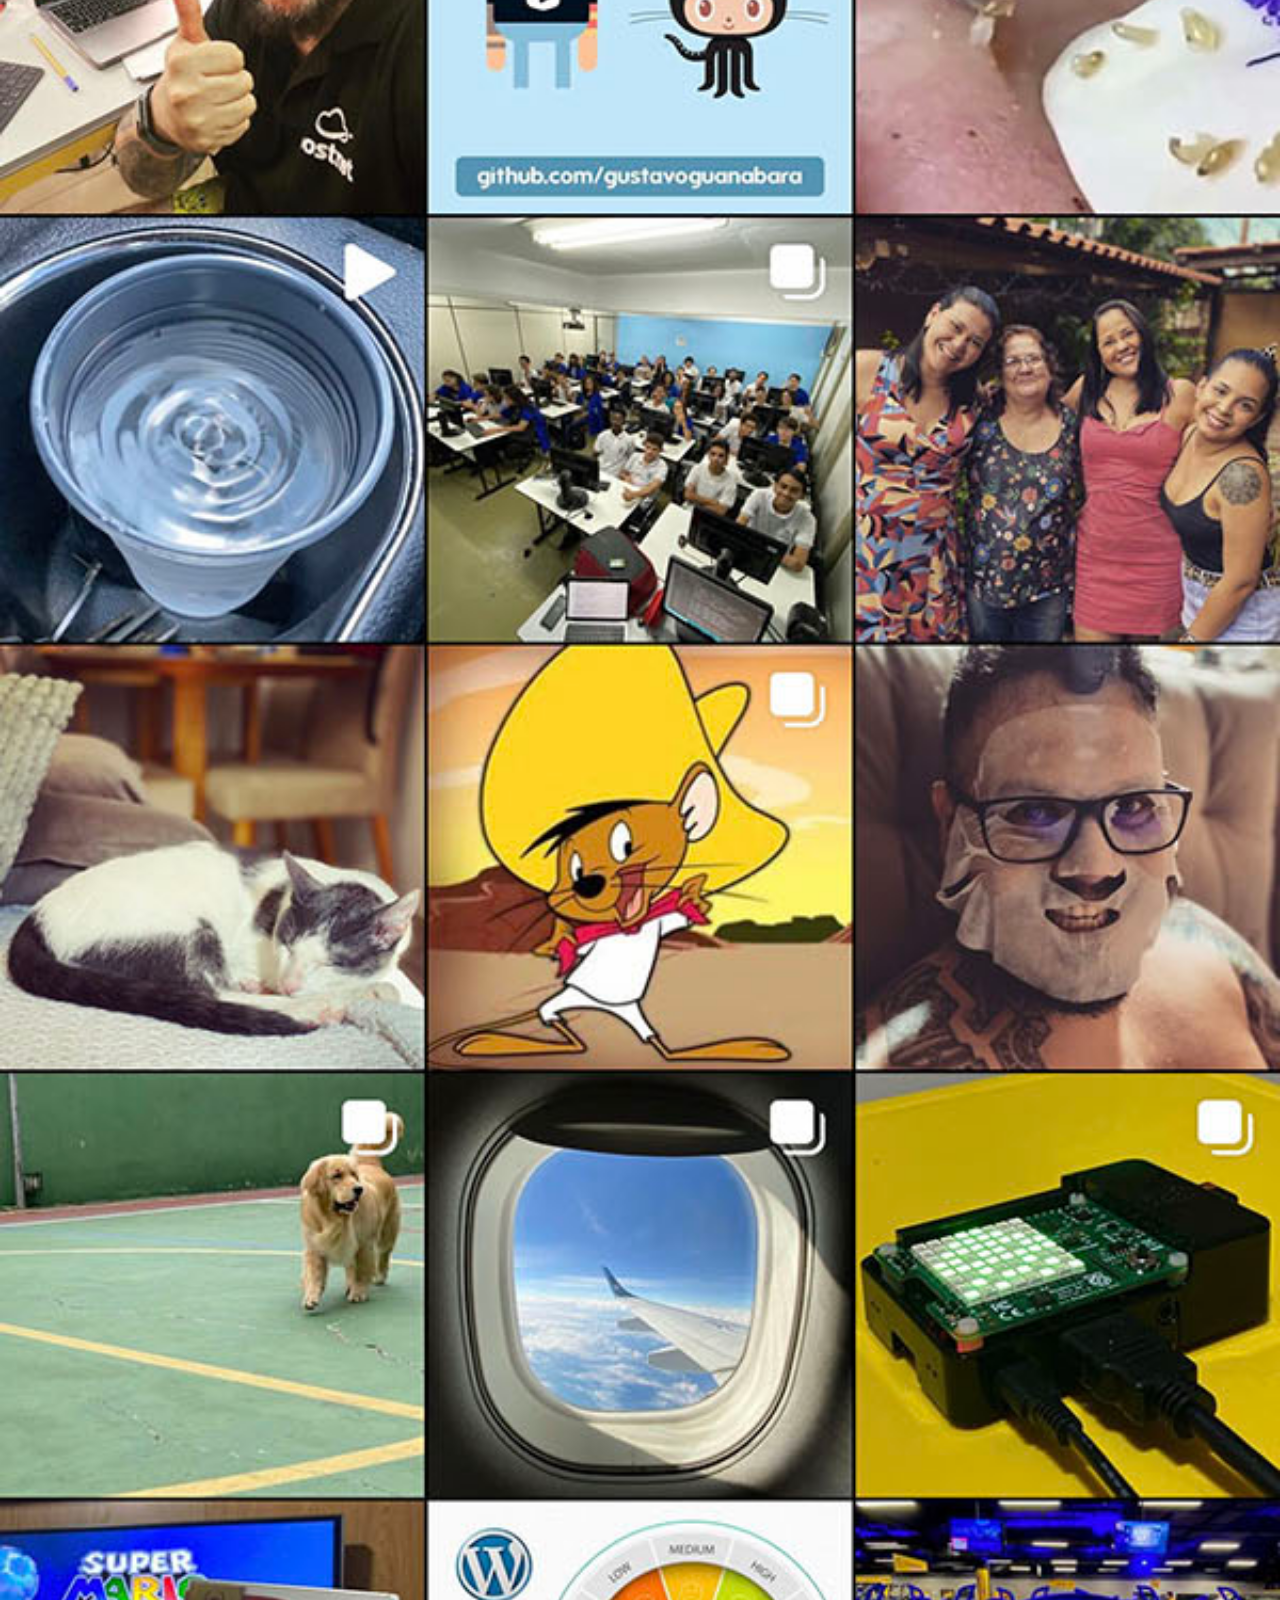
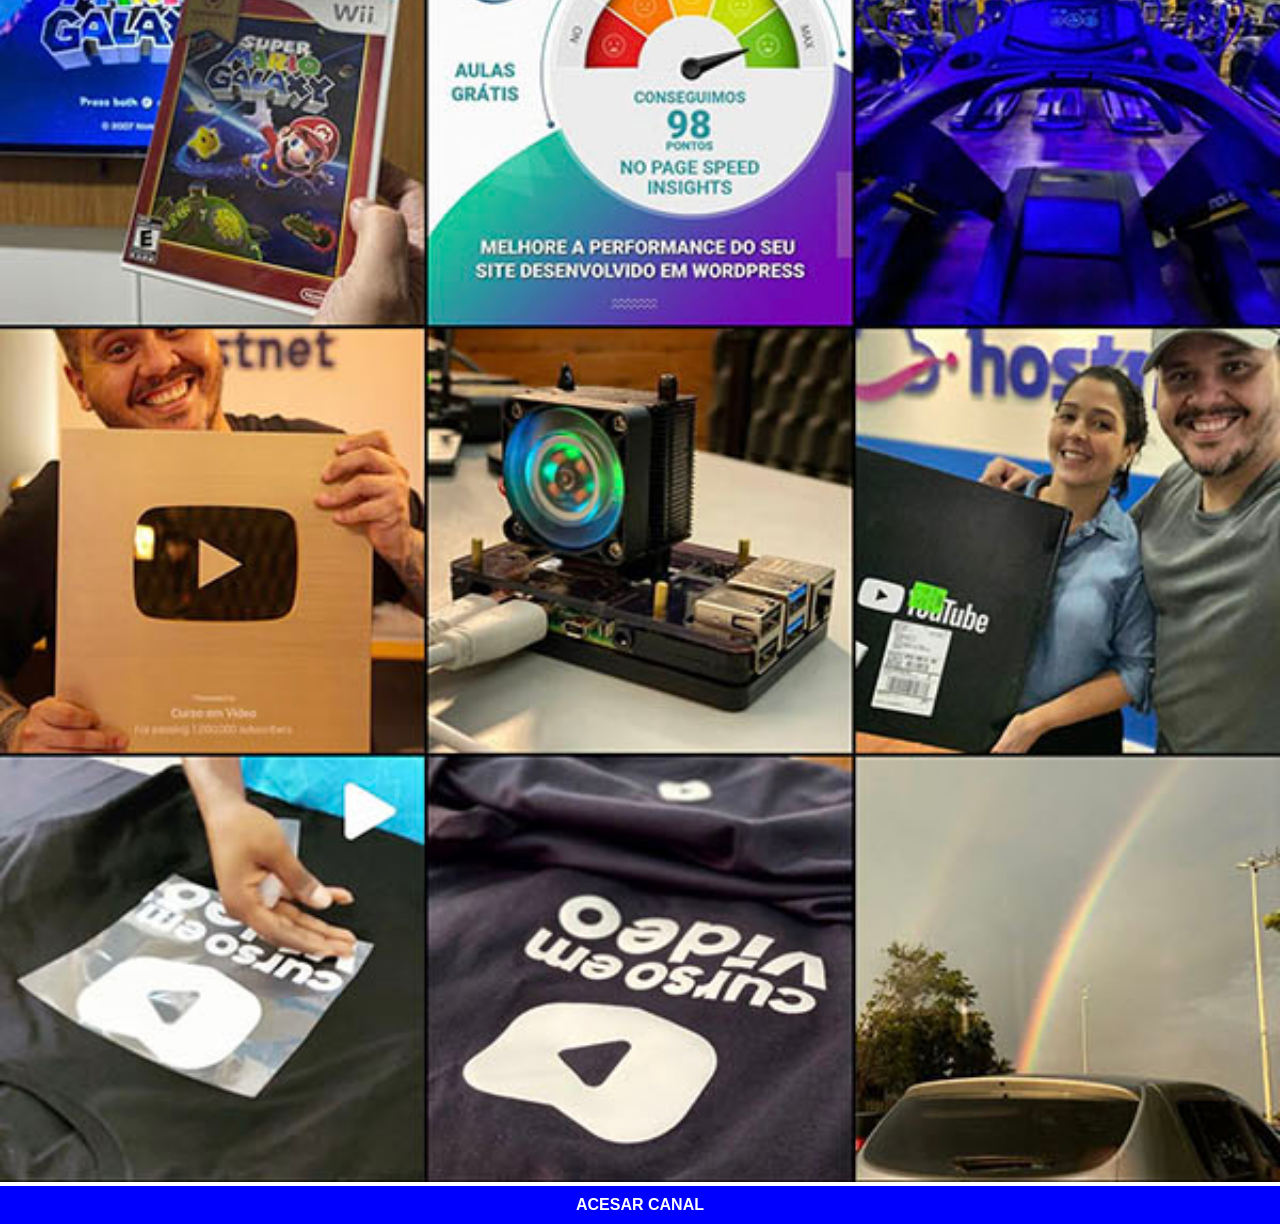
<file: instagram.html>
<!DOCTYPE html>
<html lang="pt-br">
<head>
    <meta charset="UTF-8">
    <meta name="viewport" content="width=device-width, initial-scale=1.0">
    <title>Intagram</title>
    <link rel="stylesheet" href="estilos/social.css">
</head>
<body>
    <img src="imagens/tela-instagram.jpg" alt="">
    <div>
        <a href="https://www.instagram.com/gustavoguanabara/" target="_blank">ACESAR CANAL</a>
    </div>
</body>
</html>
</file>
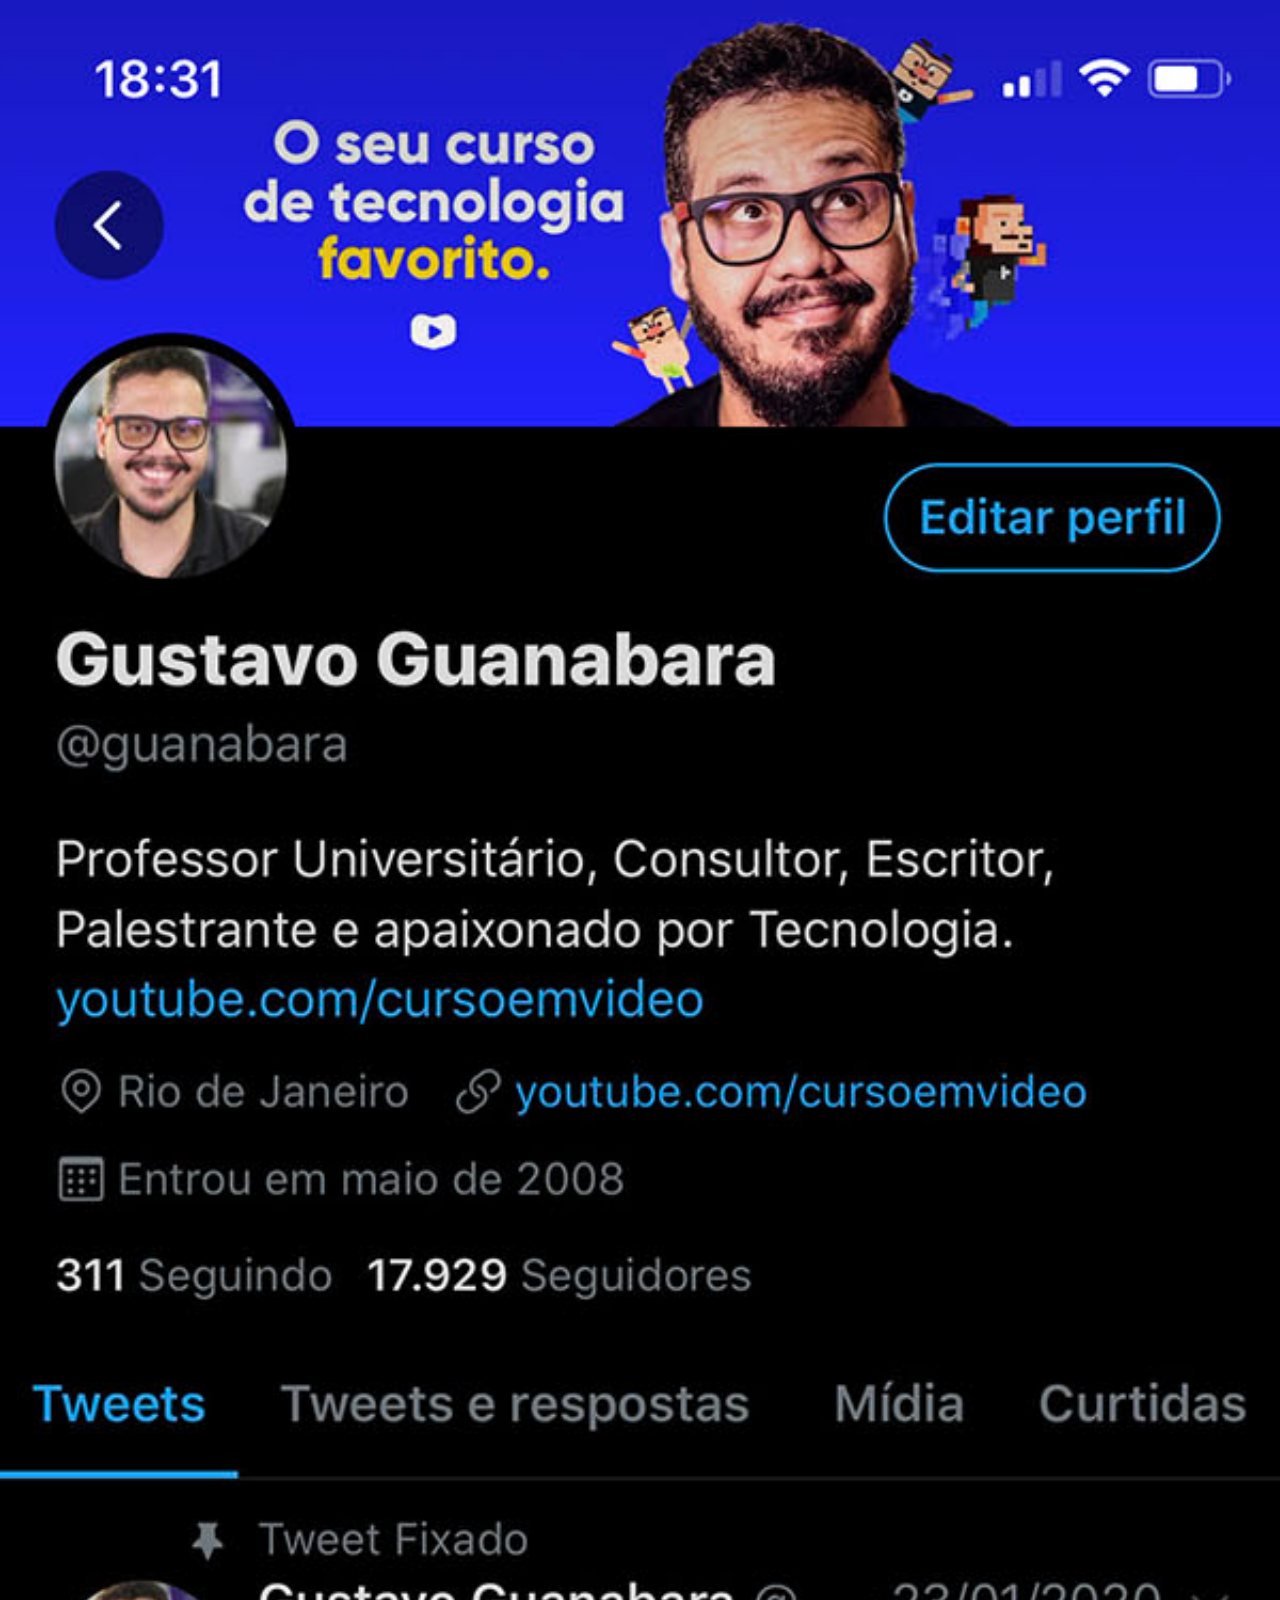
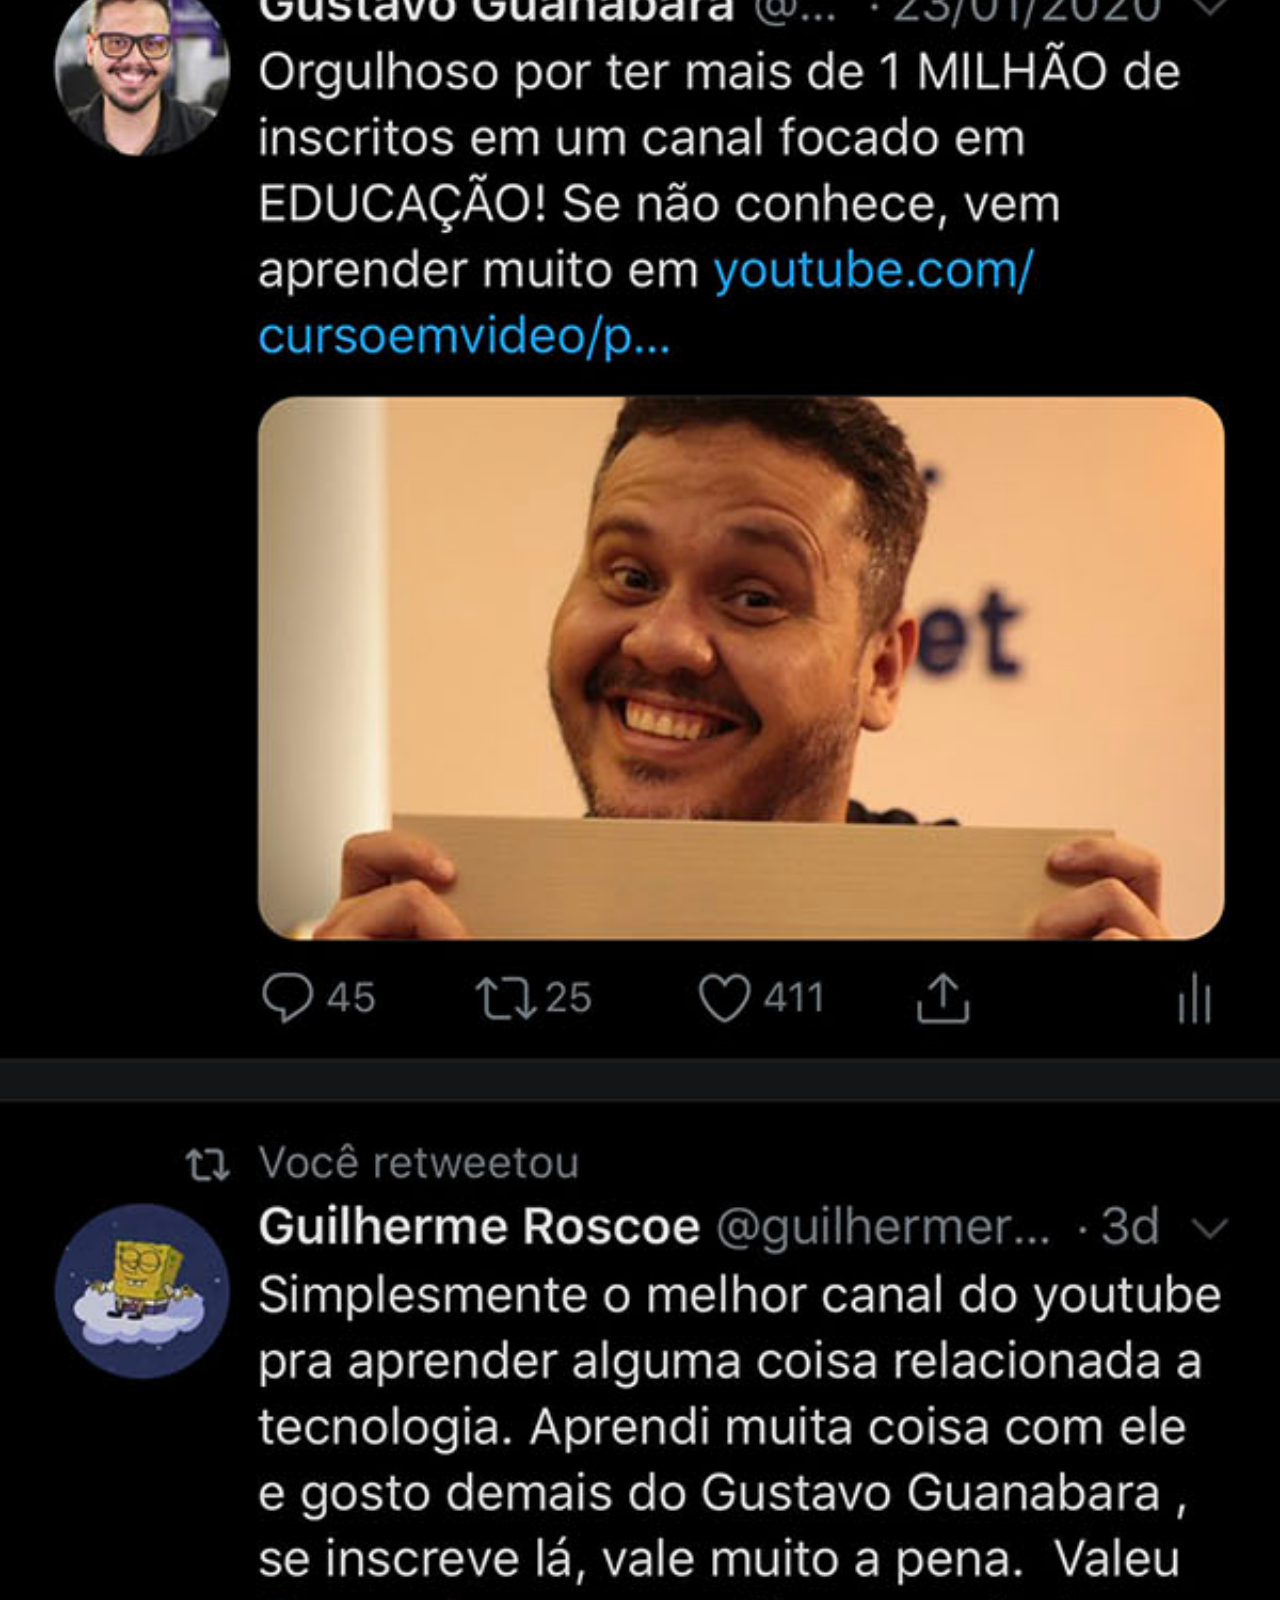
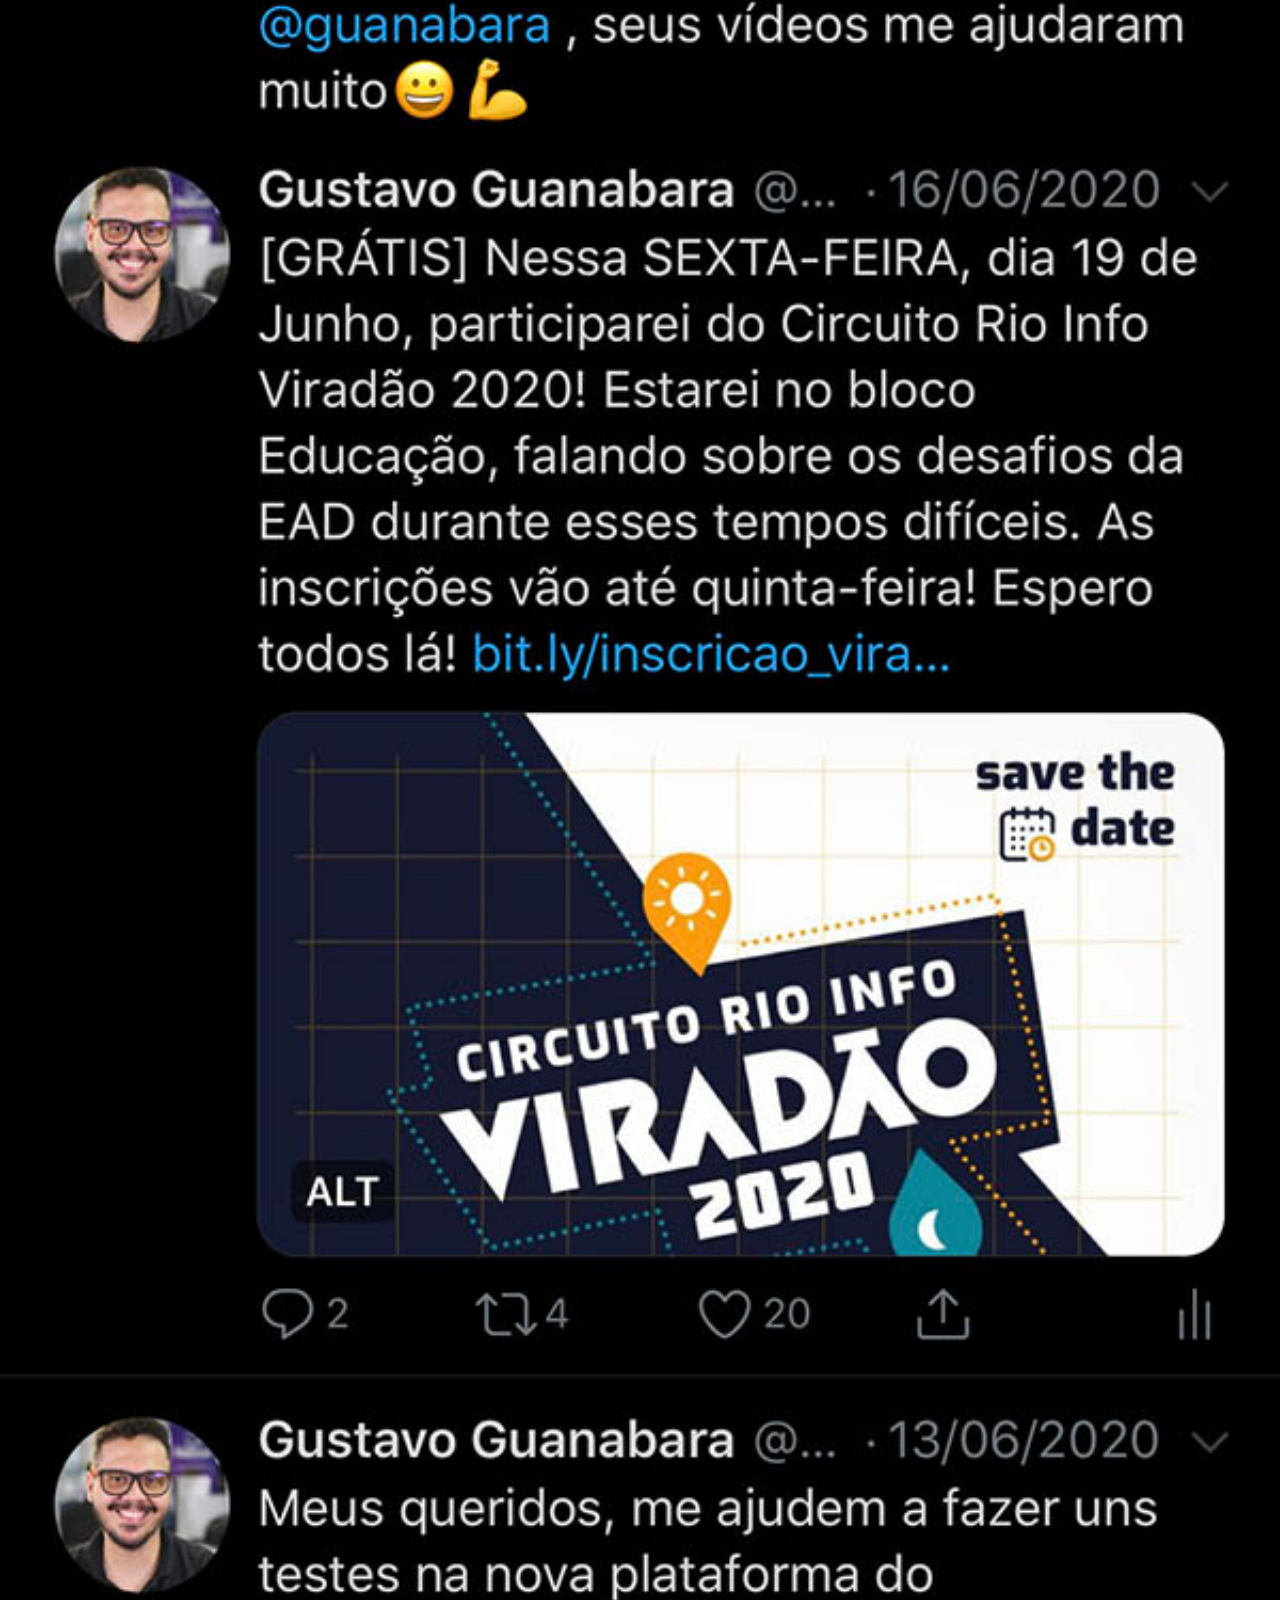
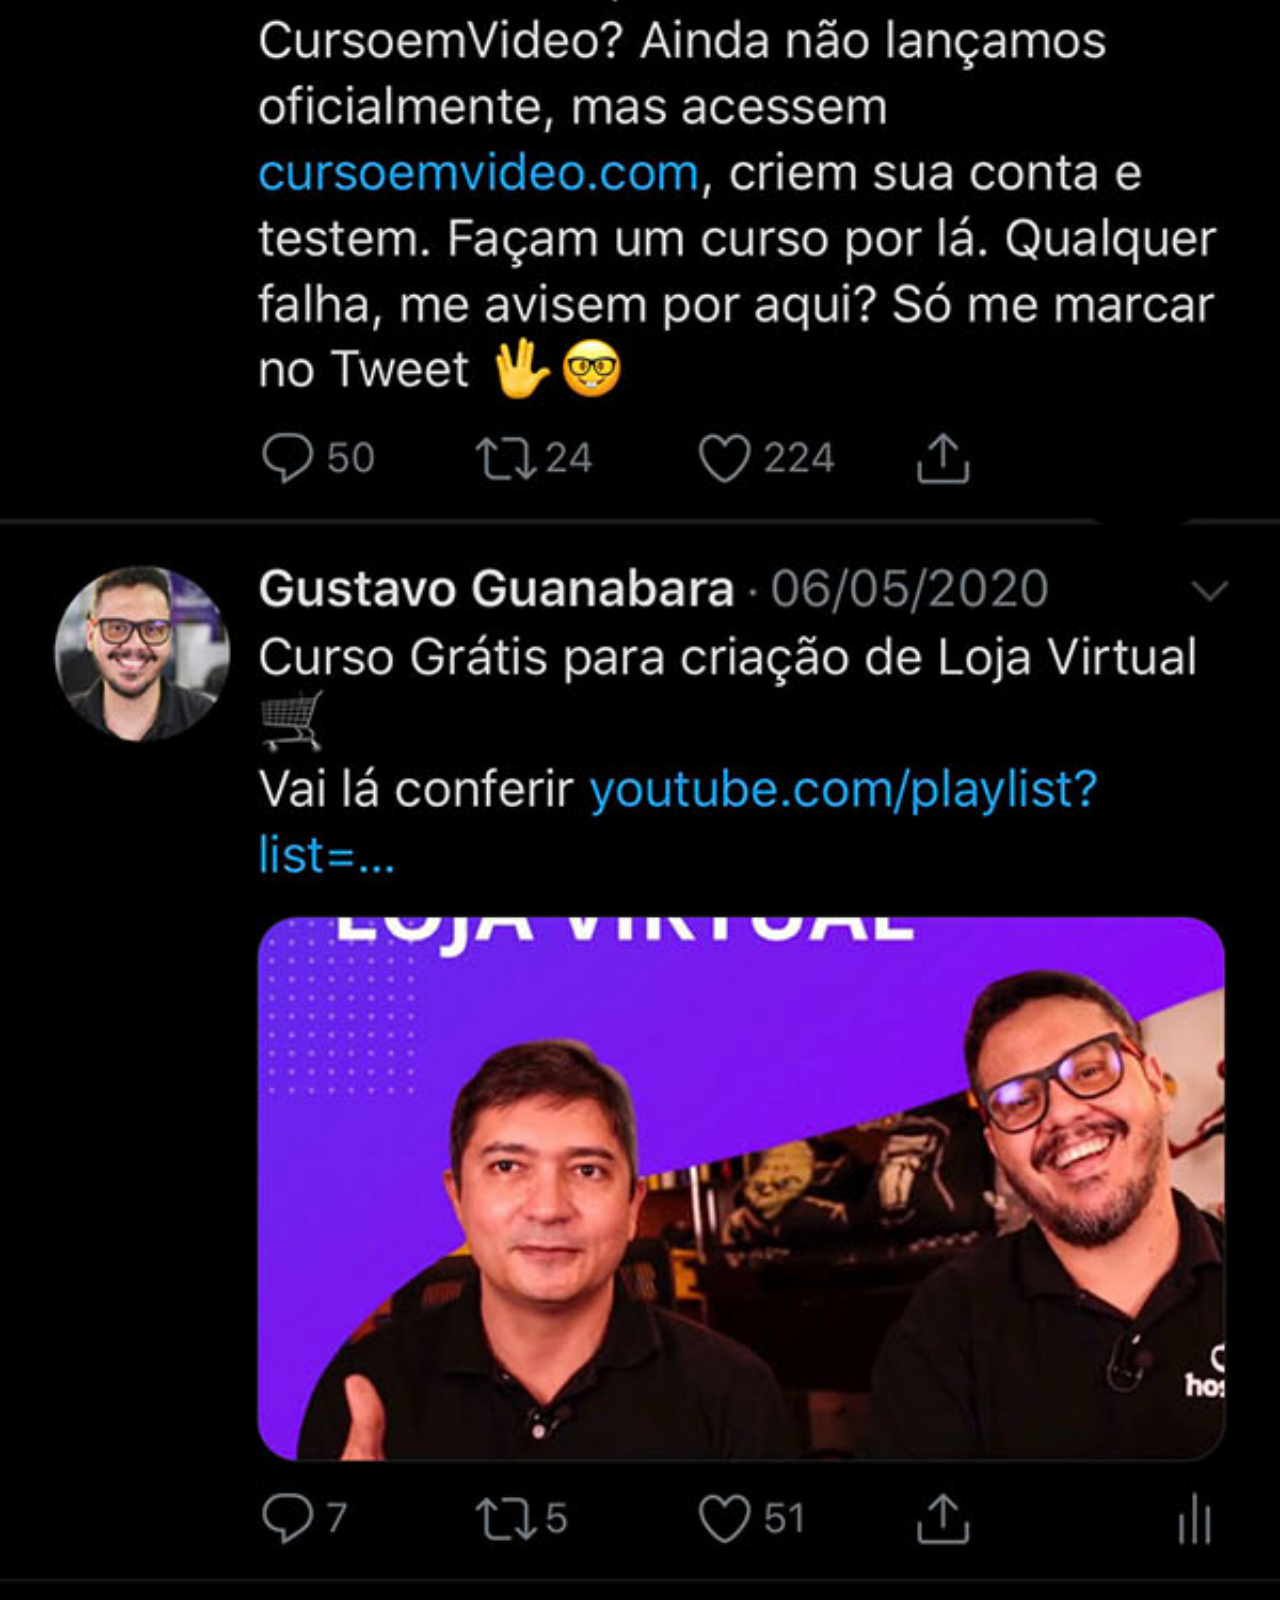
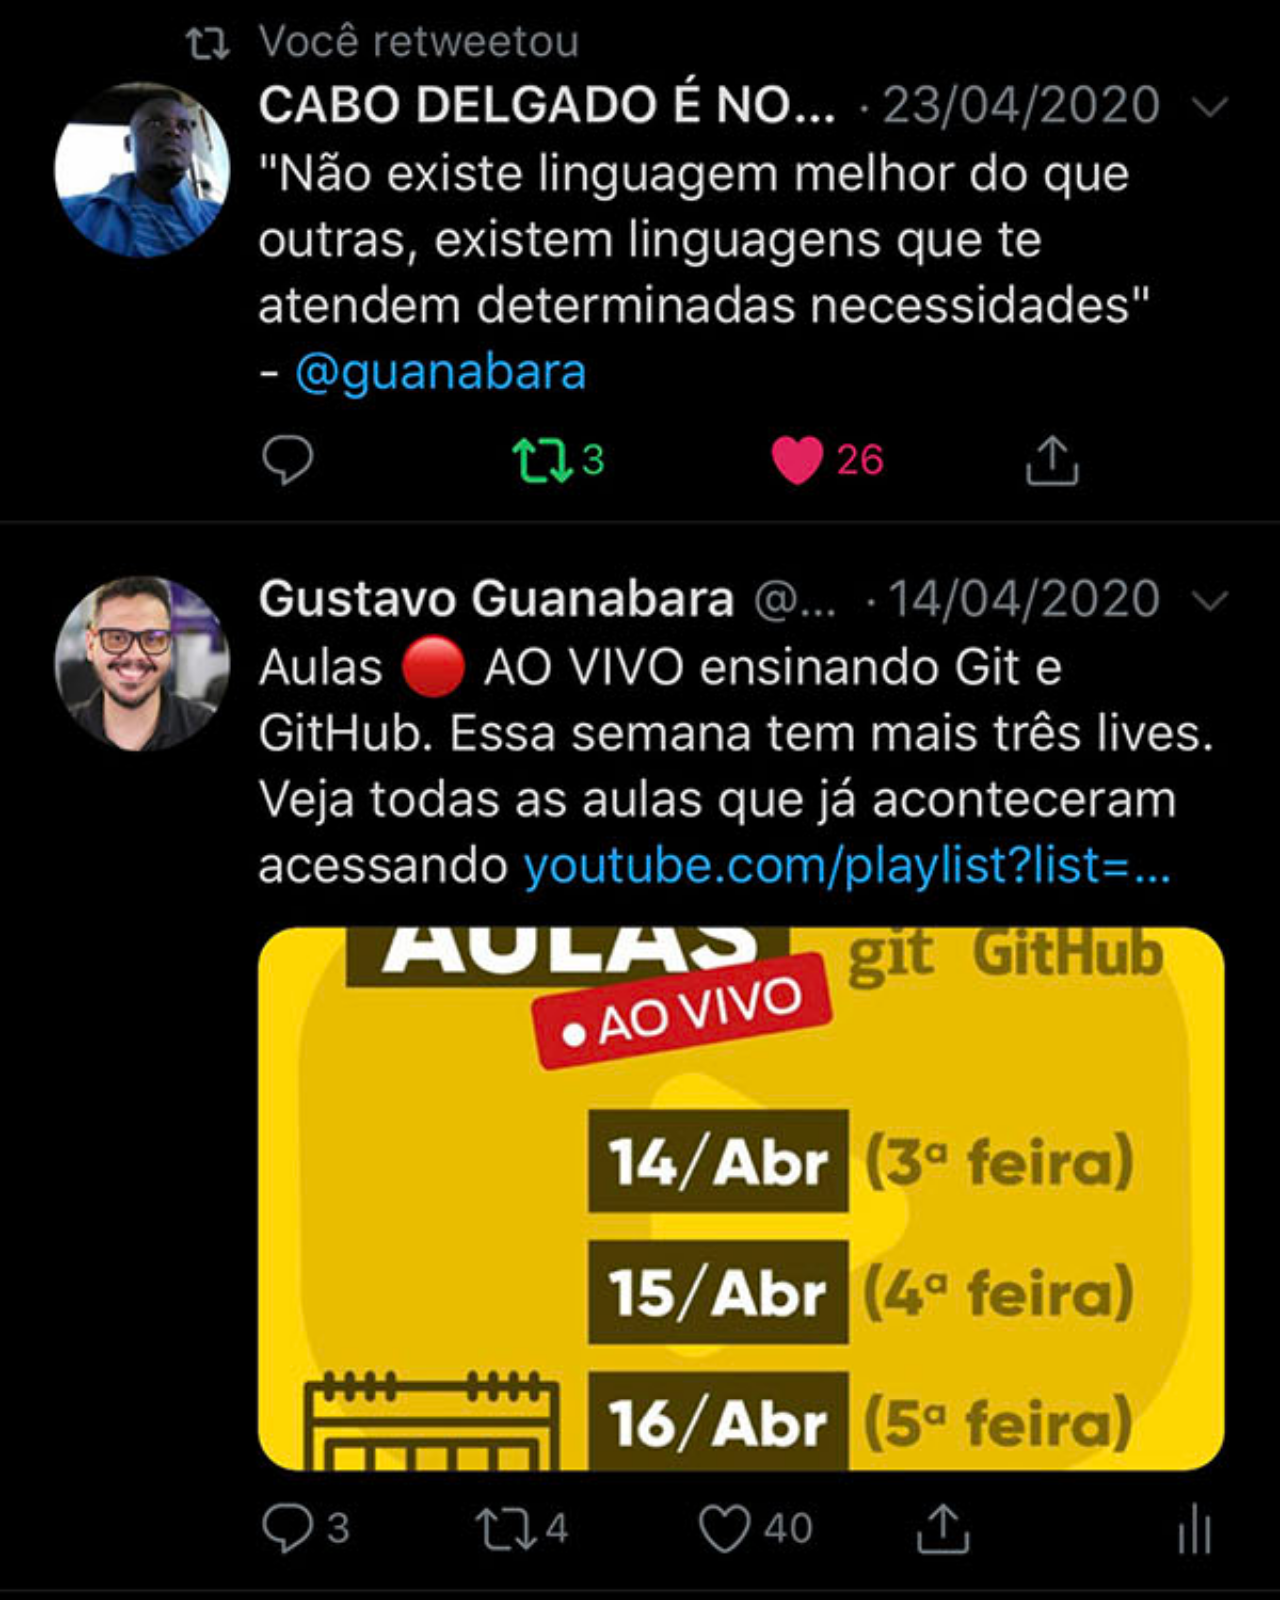
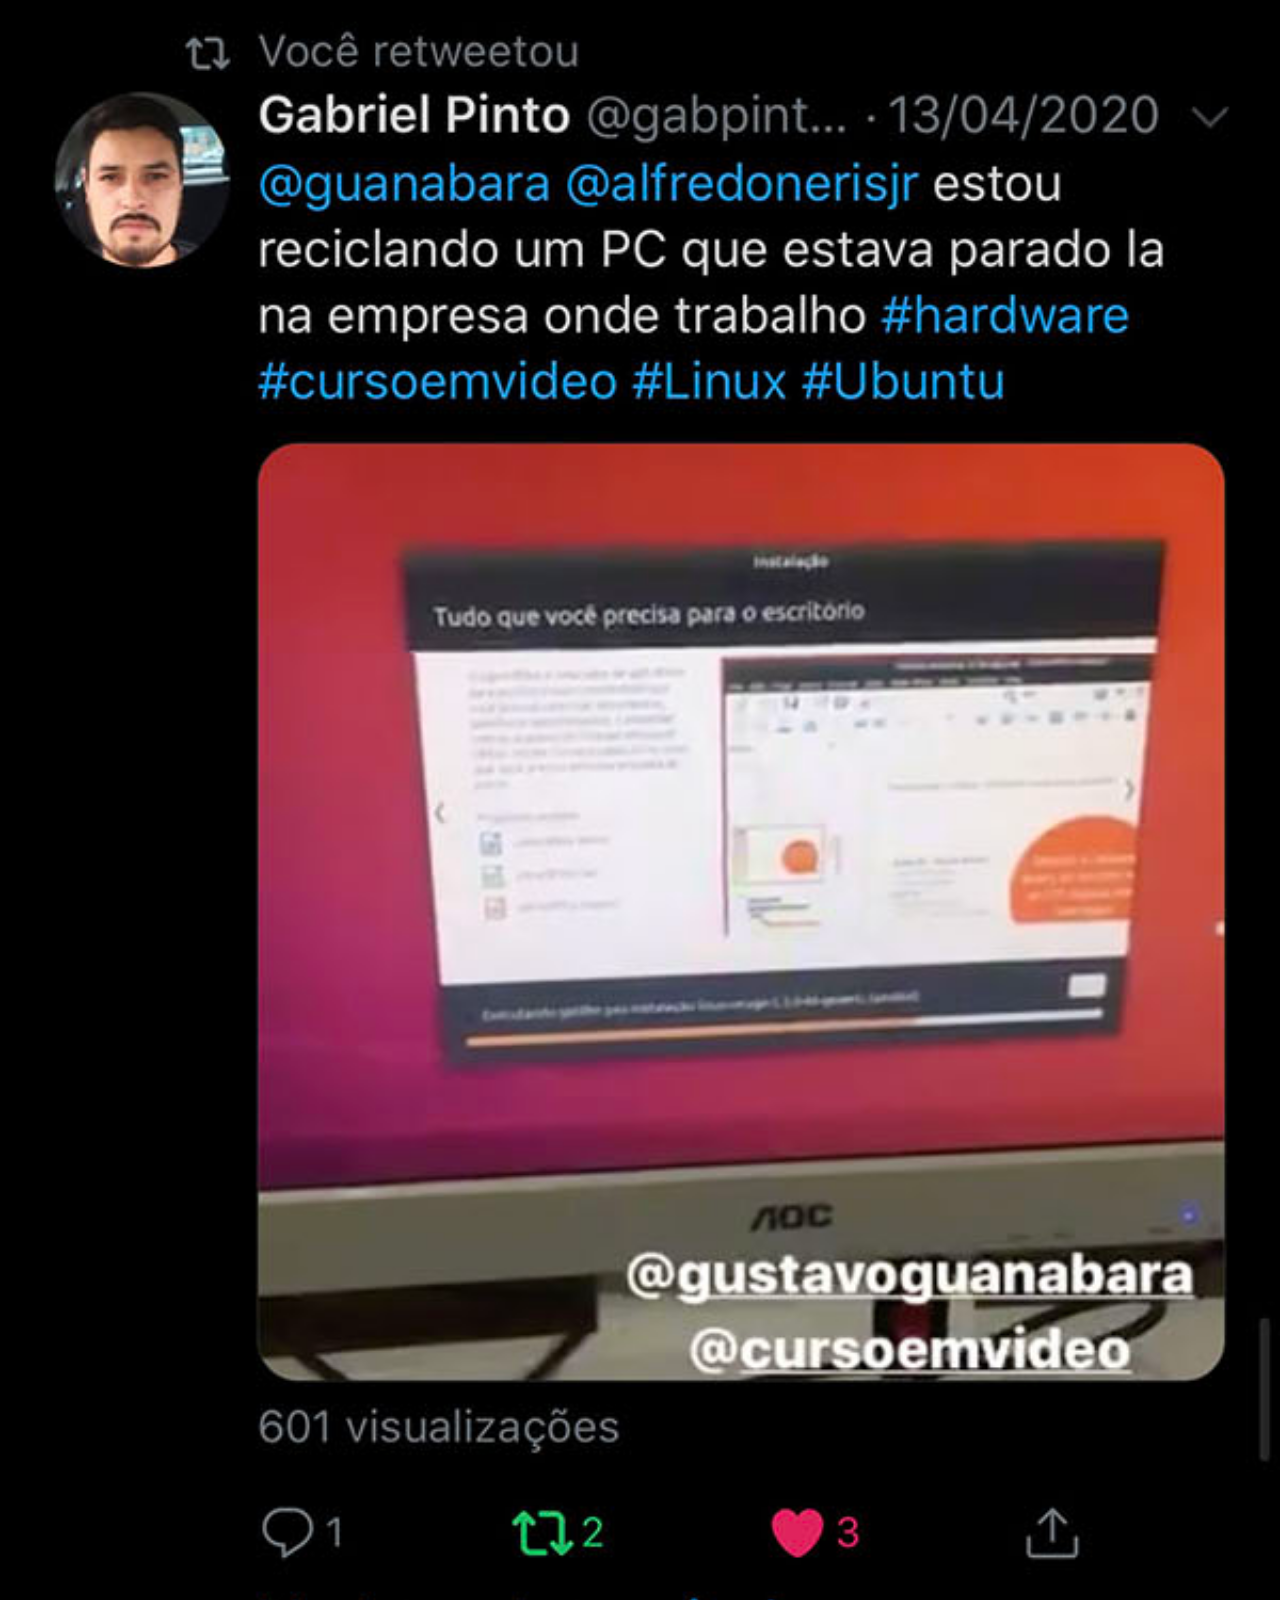
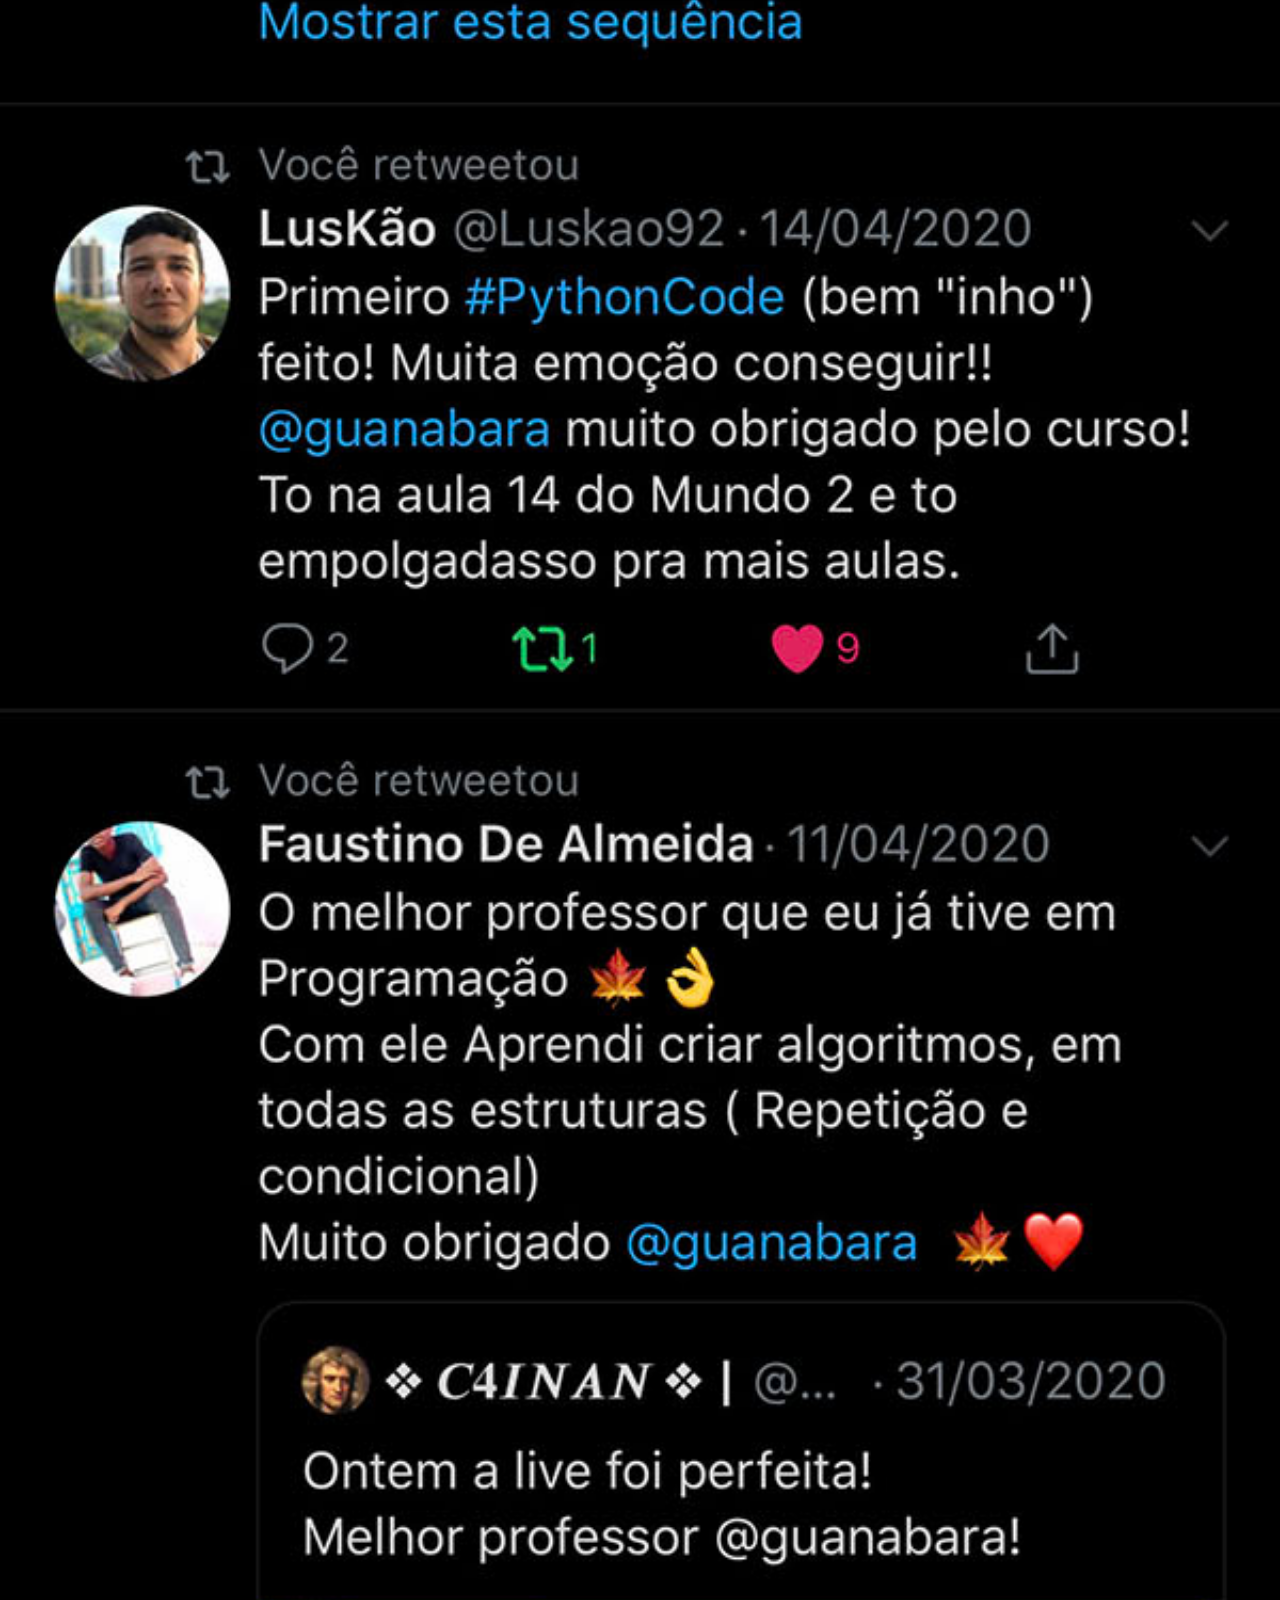
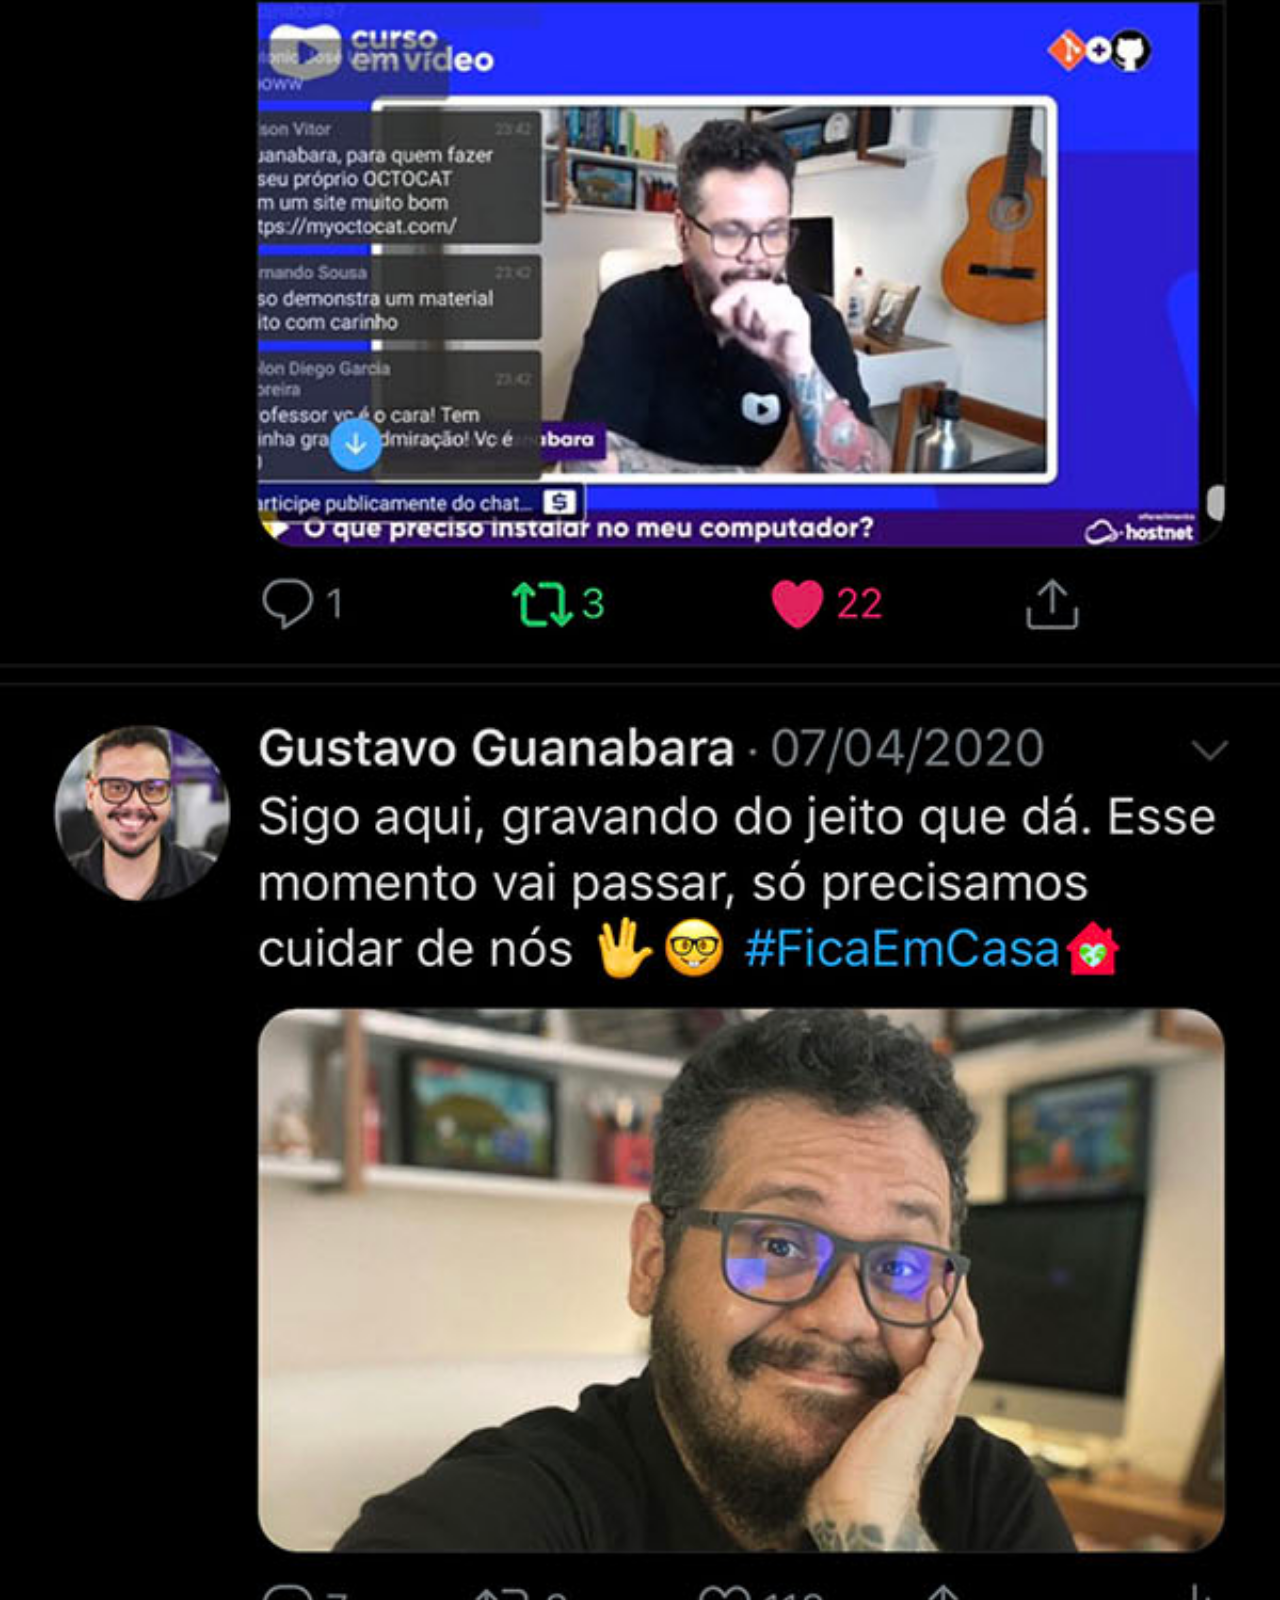
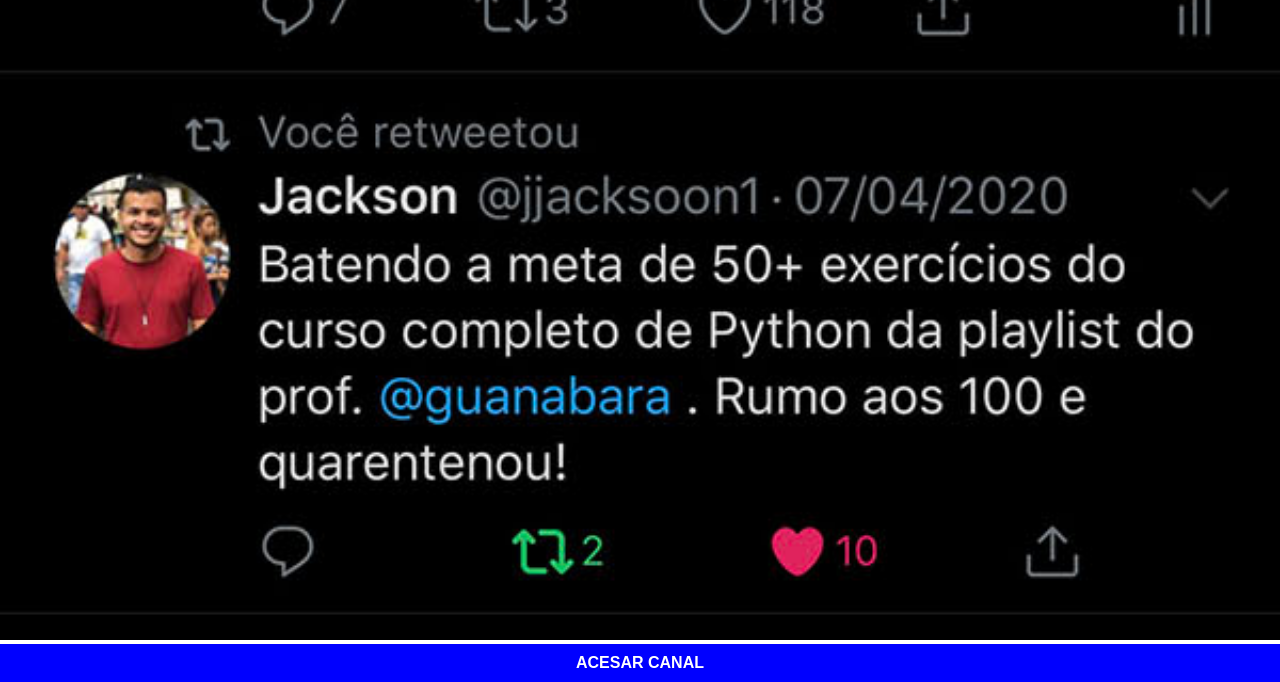
<file: twitter.html>
<!DOCTYPE html>
<html lang="pt-br">
<head>
    <meta charset="UTF-8">
    <meta name="viewport" content="width=device-width, initial-scale=1.0">
    <title>Twitter</title>
    <link rel="stylesheet" href="estilos/social.css">
</head>
<body>
    <img src="imagens/tela-twitter.jpg" alt="">
    <div>
        <a href="https://x.com/guanabara" target="_blank">ACESAR CANAL</a>
    </div>
</body>
</html>
</file>
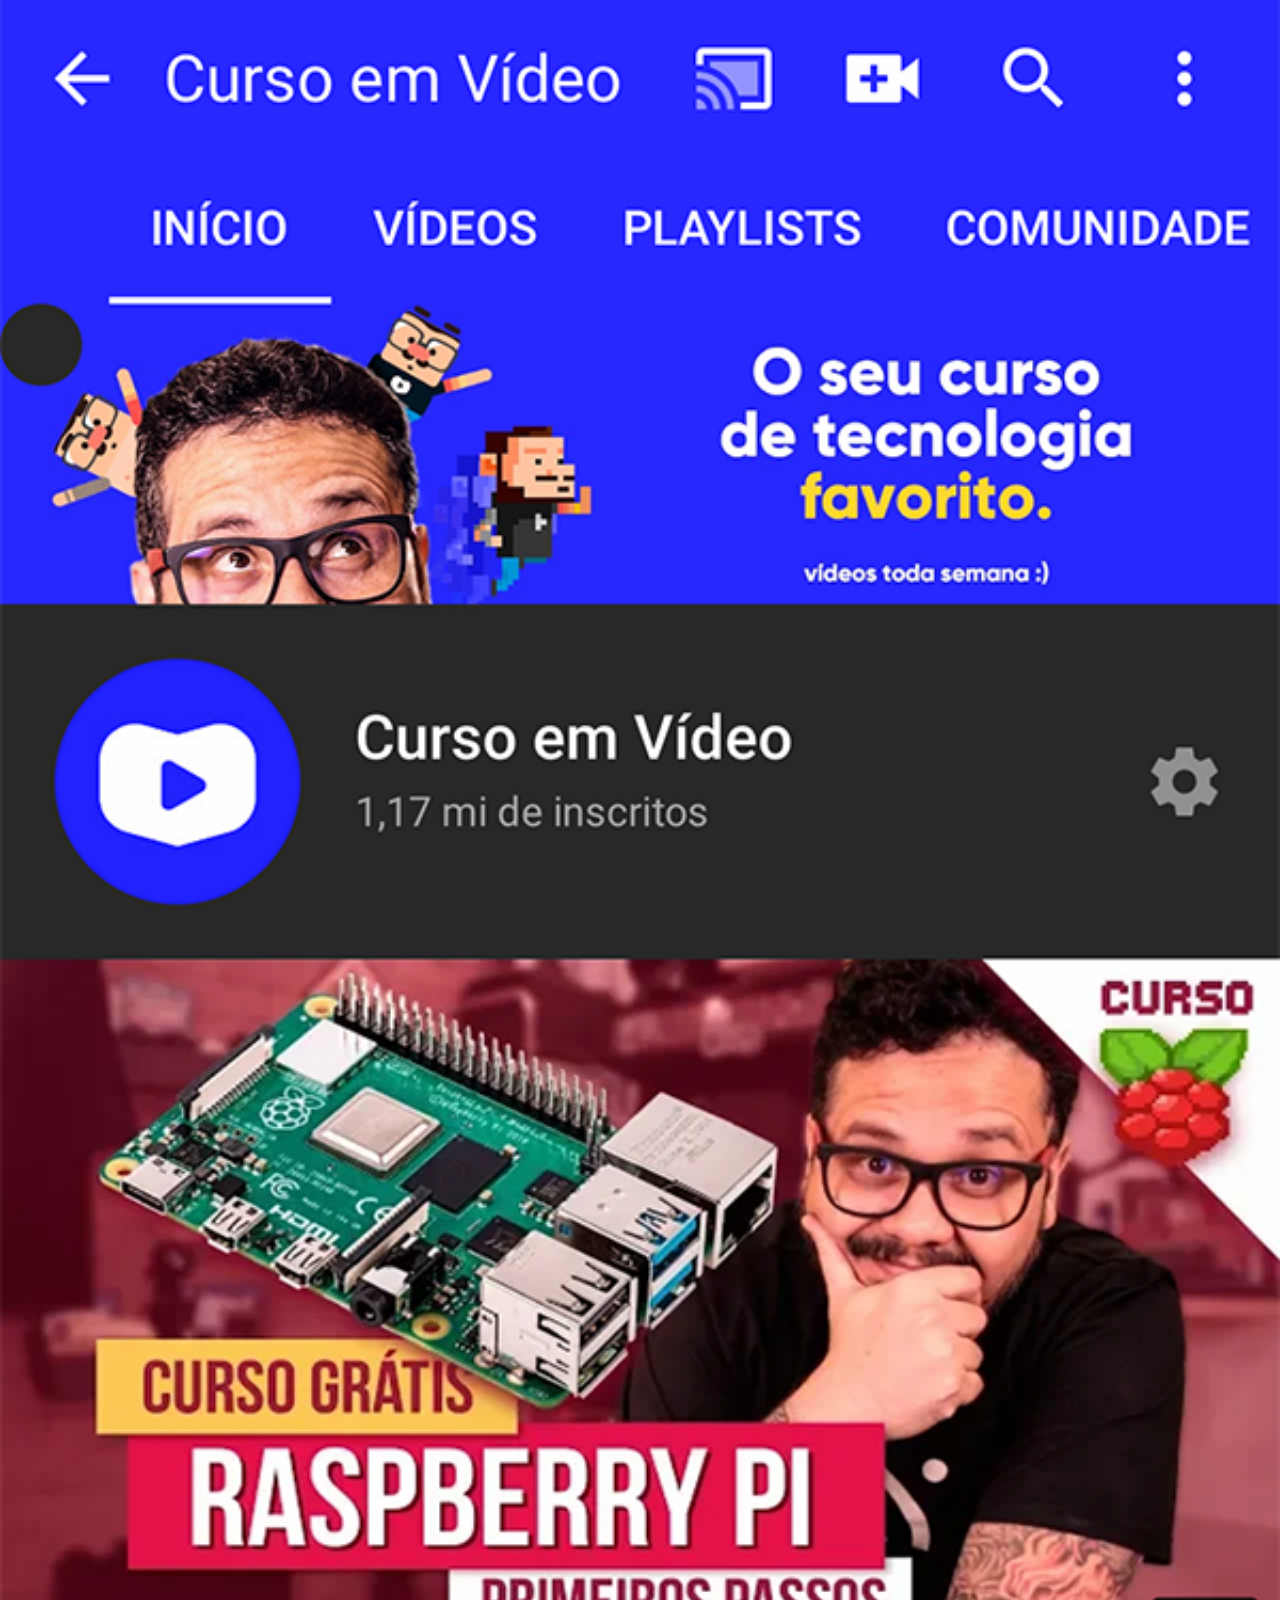
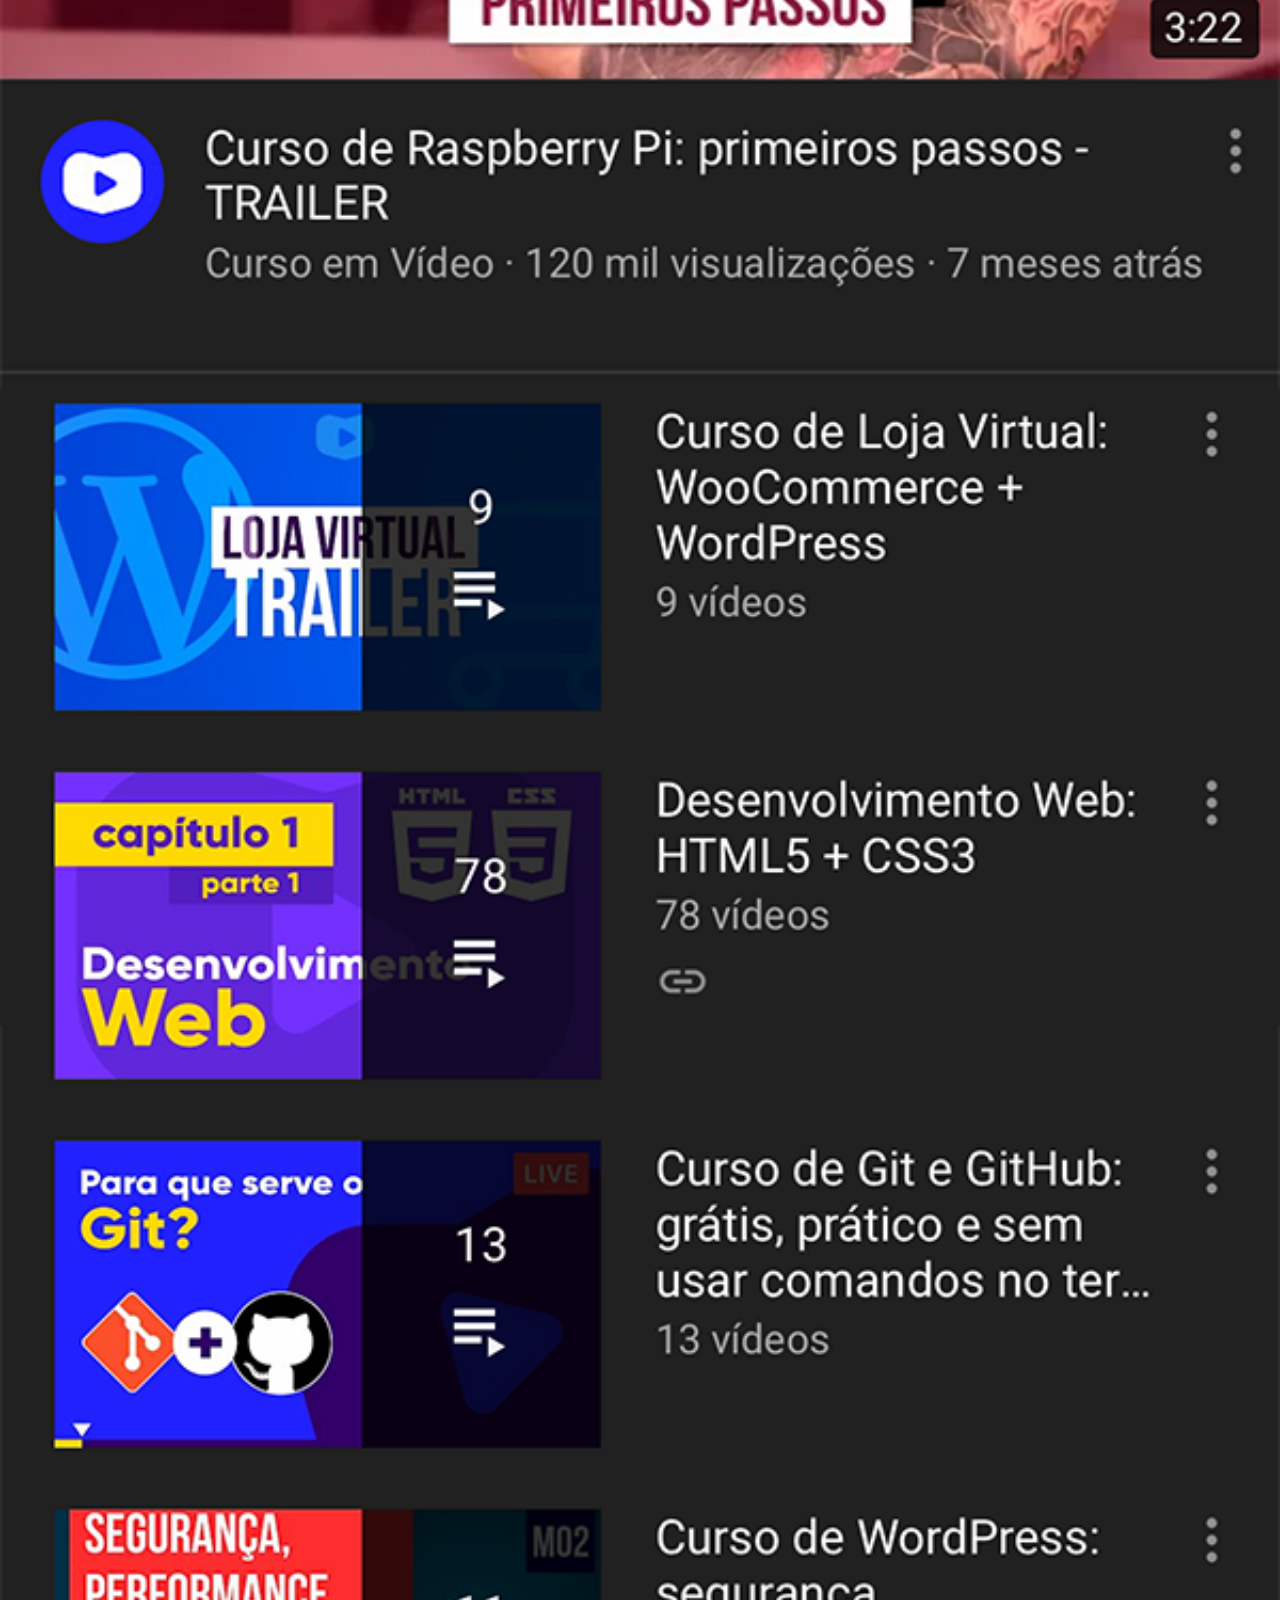
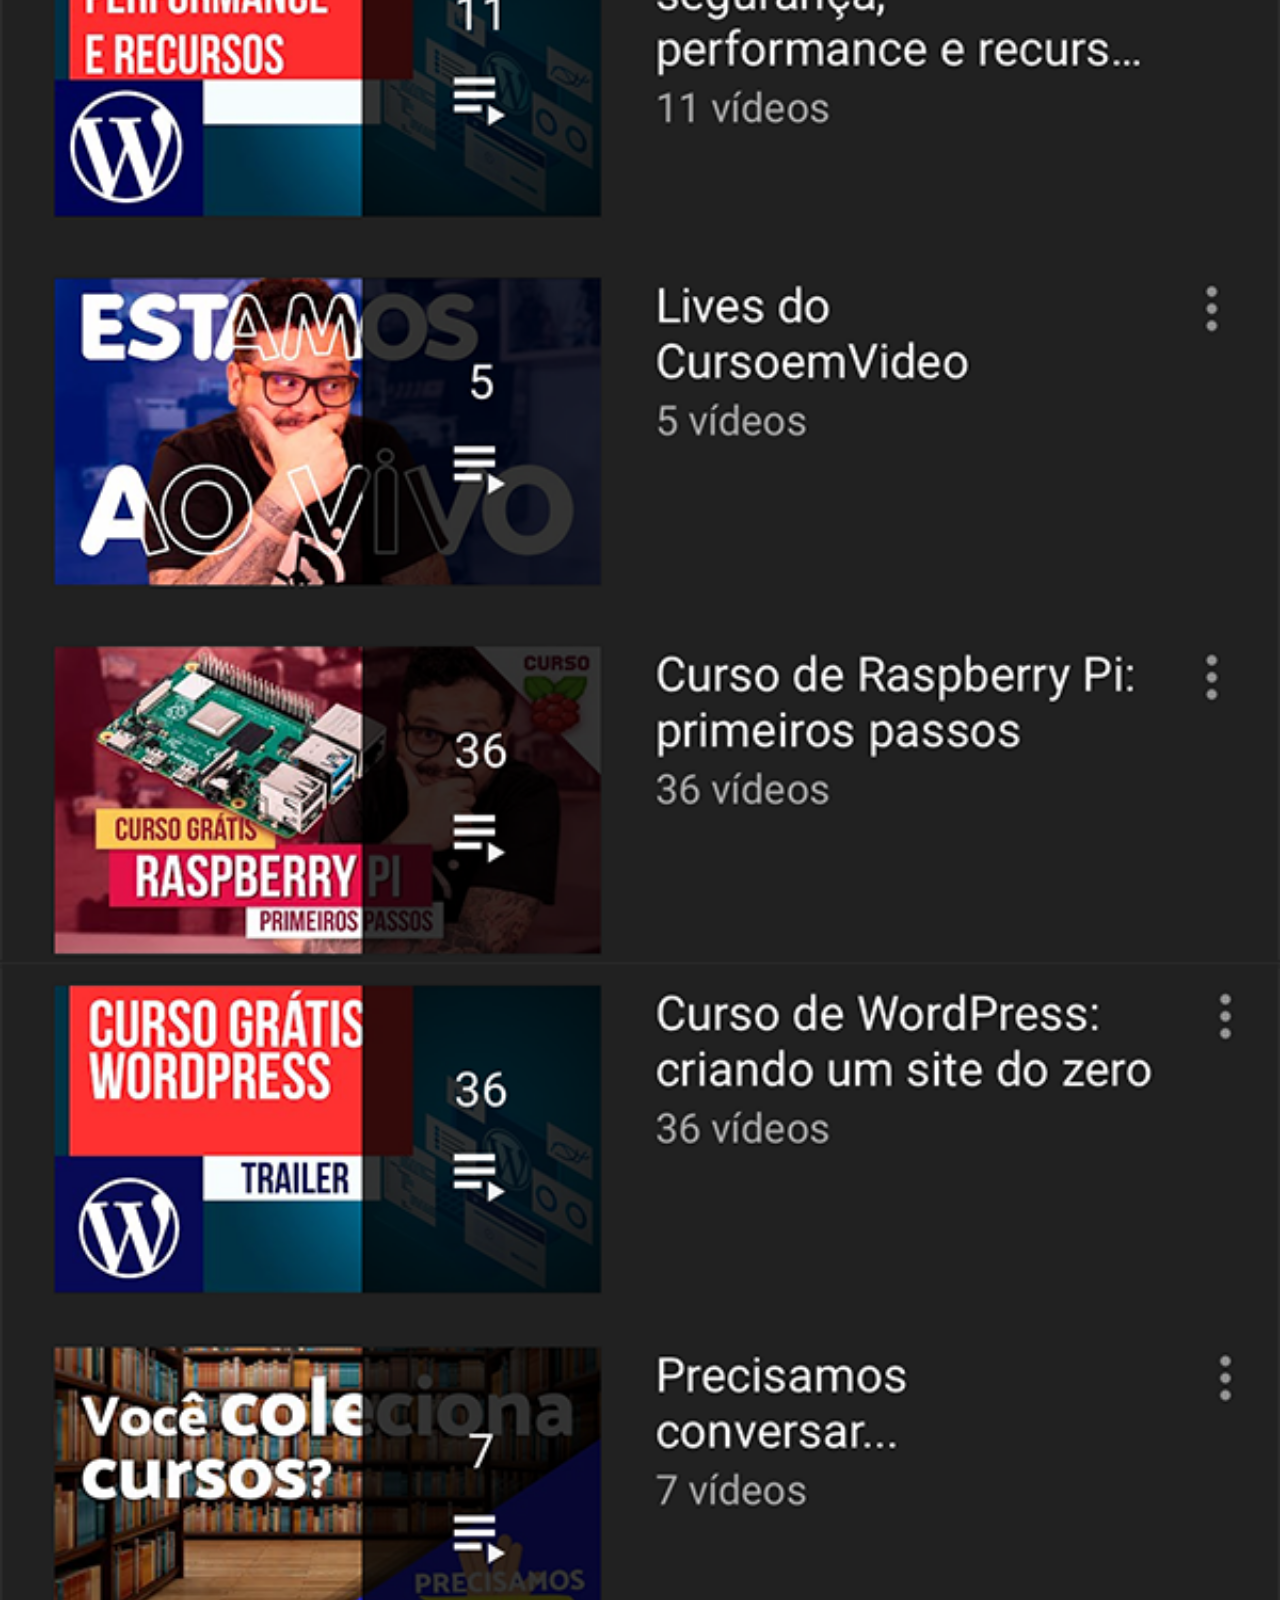
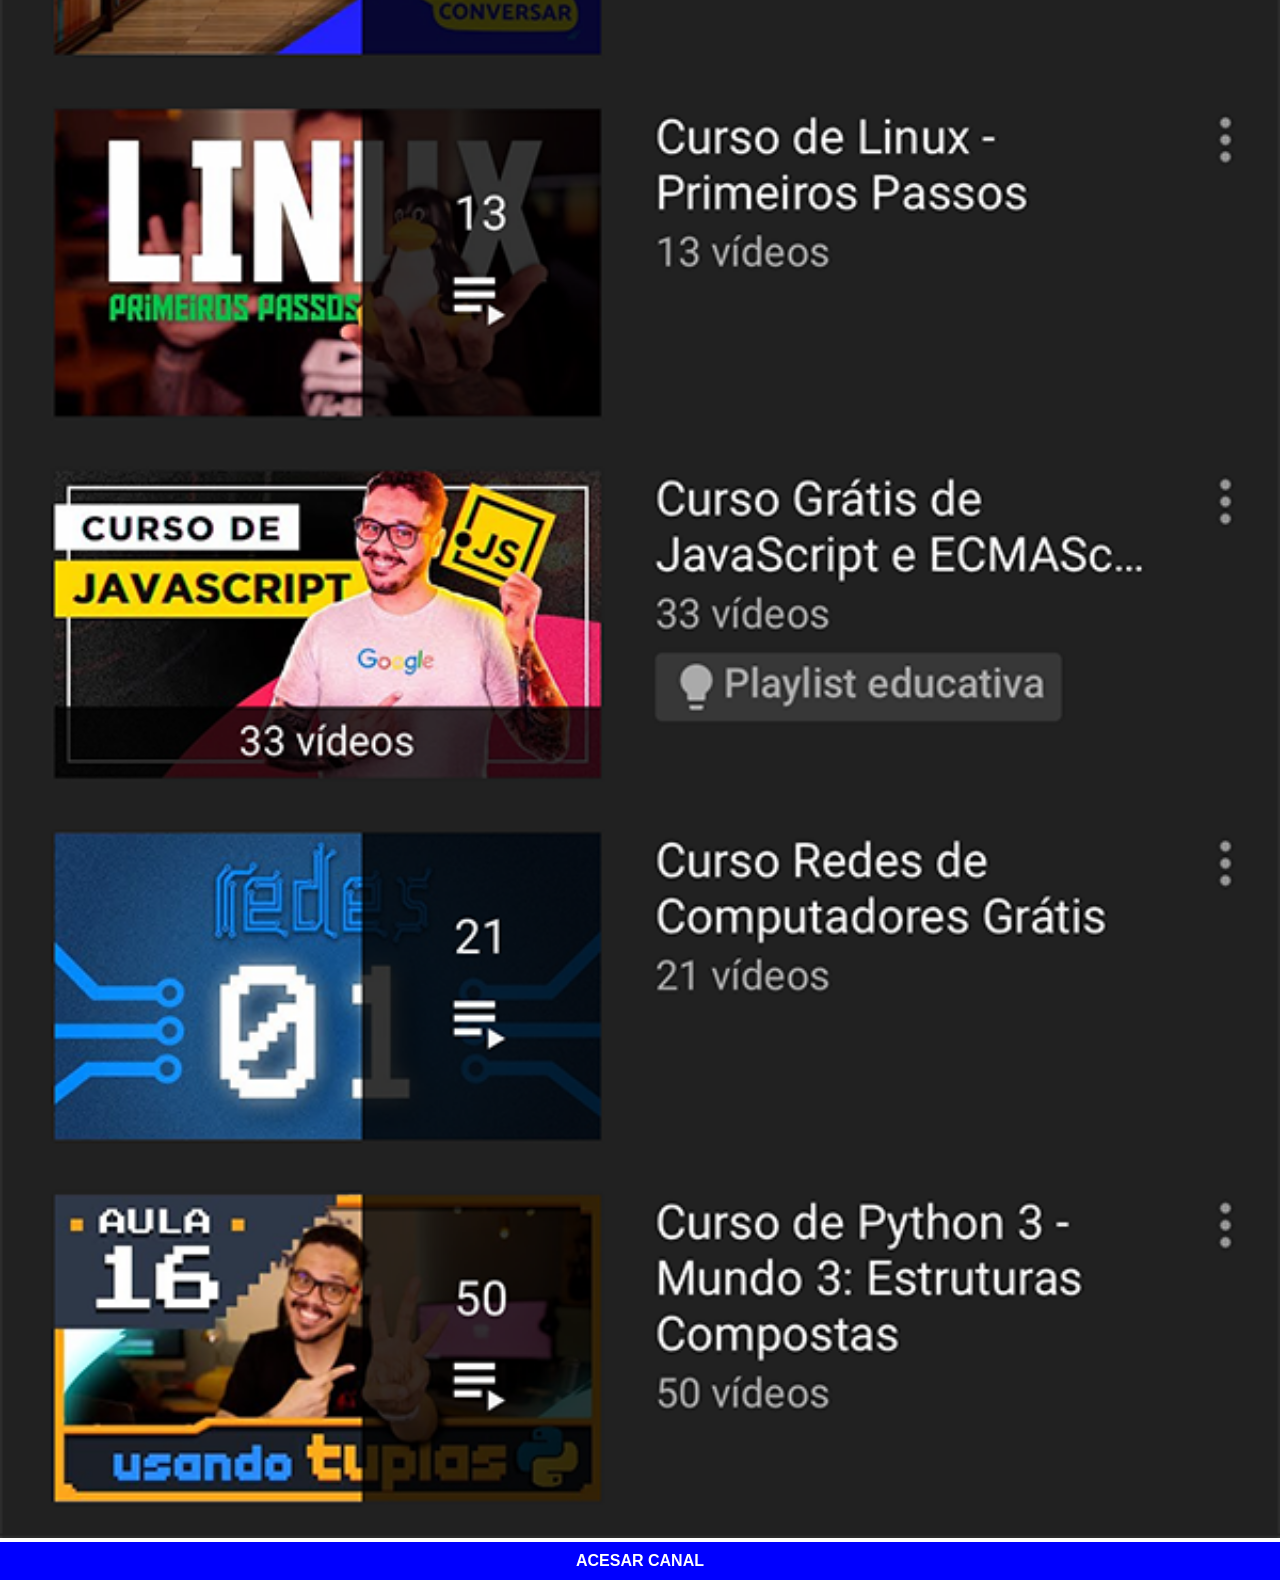
<file: youtube.html>
<!DOCTYPE html>
<html lang="pt-br">
<head>
    <meta charset="UTF-8">
    <meta name="viewport" content="width=device-width, initial-scale=1.0">
    <title>Youtube</title>
    <link rel="stylesheet" href="estilos/social.css">
</head>
<body>
    <img src="imagens/tela-youtube.png" alt="">
    <div>
        <a href="https://youtu.be/ar5UB2MxraE?si=0TB1q-6GyV4EP3hz" target="_blank">ACESAR CANAL</a>
    </div>
</body>
</html>
</file>
<file: estilos/style.css>
@charset "UTF-8";

* {
    margin: 0px;
    padding: 0px;
    font-family: Arial, Helvetica, sans-serif;
}

html, body {
    height: 100vh;
    width: 100vw;
    background-color: black;
}

body {
    background-image: url('../imagens/fundo-madeira.jpg');
    background-repeat: no-repeat;
    background-position: top center;
    background-size: cover;
    background-attachment: fixed;
}

main {
    position: relative;
    height: 100vh;
}

section#telefone {
    position: absolute;
    top: 50%;
    left: 50%;
    transform: translate(-50%, -50%);


    height: 627px;
    width: 311px;
    background: url('../imagens/frame-iphone.png') no-repeat;
}

iframe#tela {
    position: relative;
    top: 79px;
    left: 21px;
    height: 472px;
    width: 268px;
}

section#redes-sociais {
    text-align: right;
}

section#redes-sociais img {
    transition-duration: 1s;
    width: 50px;
    margin: 10px;
    border-radius: 50%;
    box-shadow: 5px 5px 10px black;
    box-sizing: border-box;
    transition-duration: 0.5s;
}

section#redes-sociais img:hover {
    transition-duration: 0.5s;
    border: 2px solid rgba(255, 255, 255, 0.911);
    transform: translate(-3px, -3px);
    box-shadow: 10px 10px 20px black;
}
</file>
<file: estilos/social.css>
* {
            margin: 0px;
            padding: 0px;
        }

        ::-webkit-scrollbar {
            width: 0px;
            height: 0px;
        }

        div {
            background-color: blue;
            padding: 10px;
            text-align: center;
        }

        a {
            color: white;
            font-weight: bolder;
            text-decoration: none;
            font-family: Arial, Helvetica, sans-serif;
        }

        a:hover {
            text-decoration: underline;
        }

        img {
            width: 100vw;
        }
</file>
